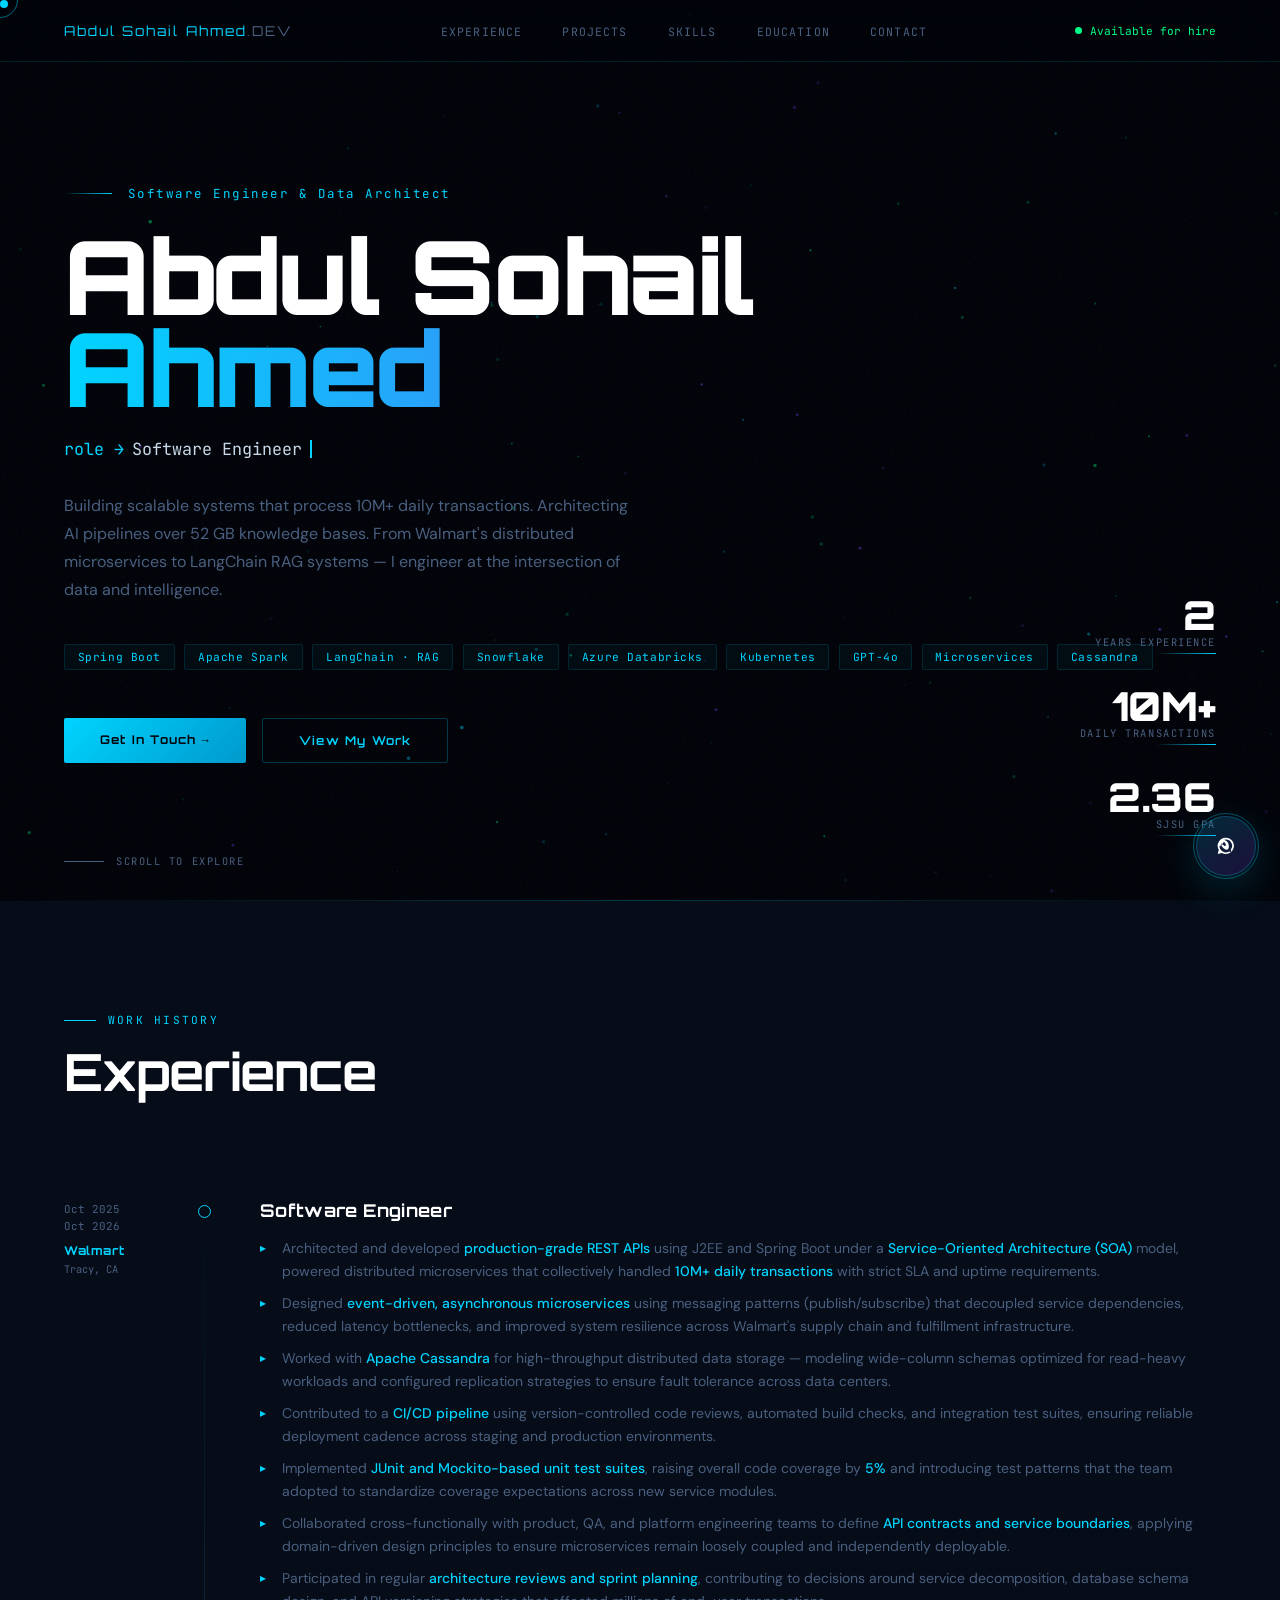
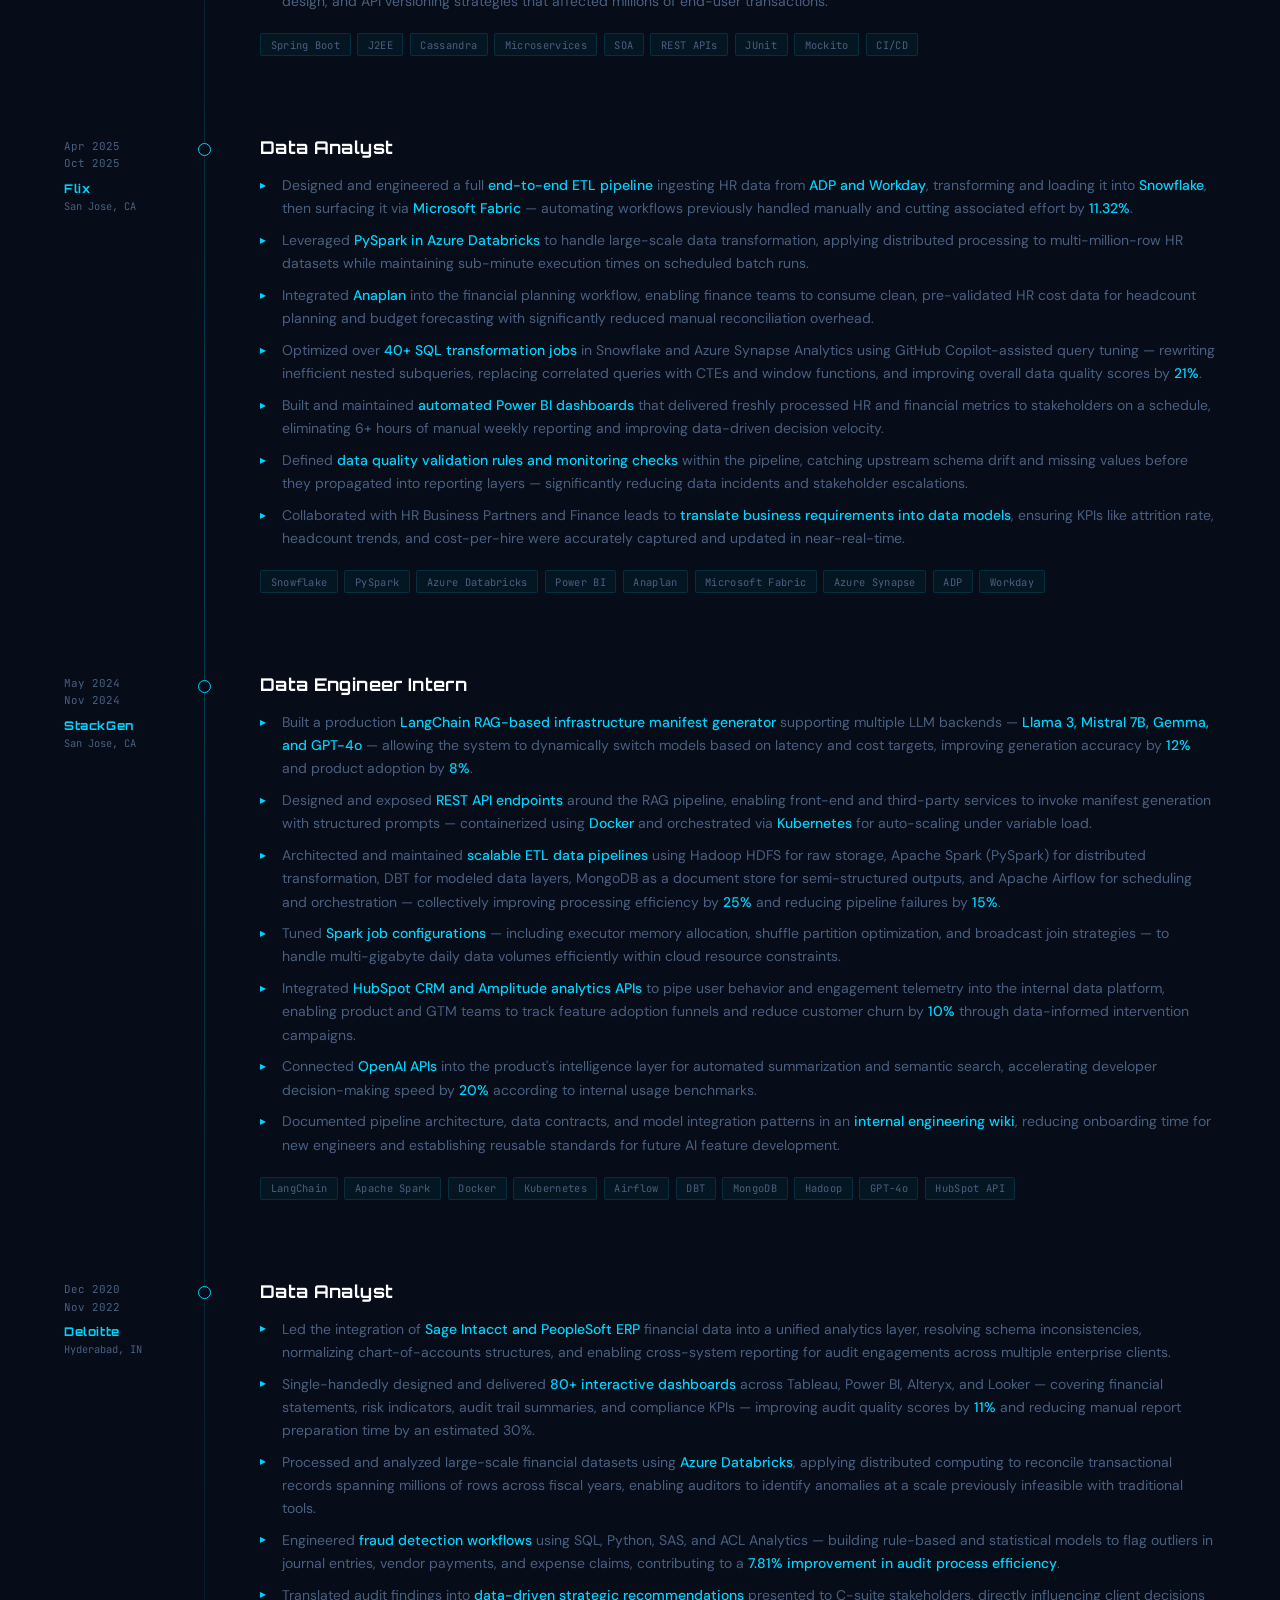
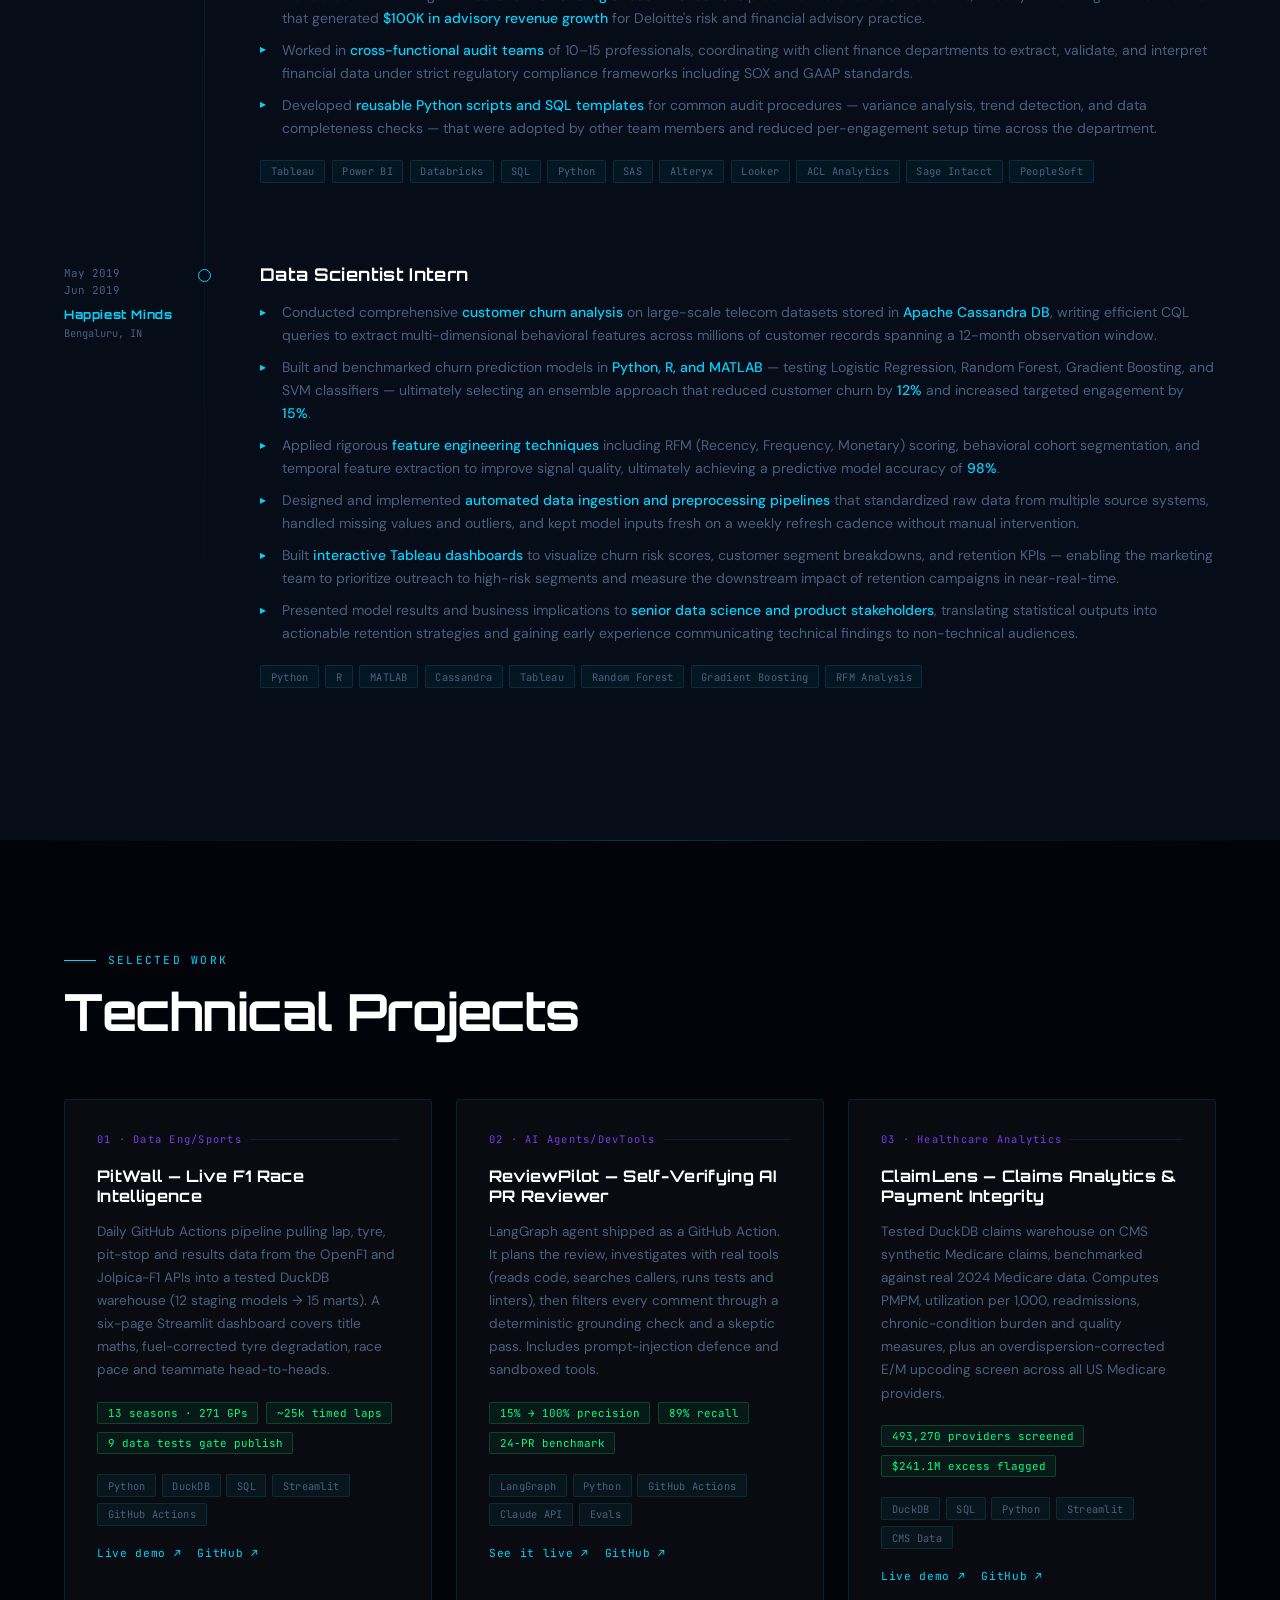
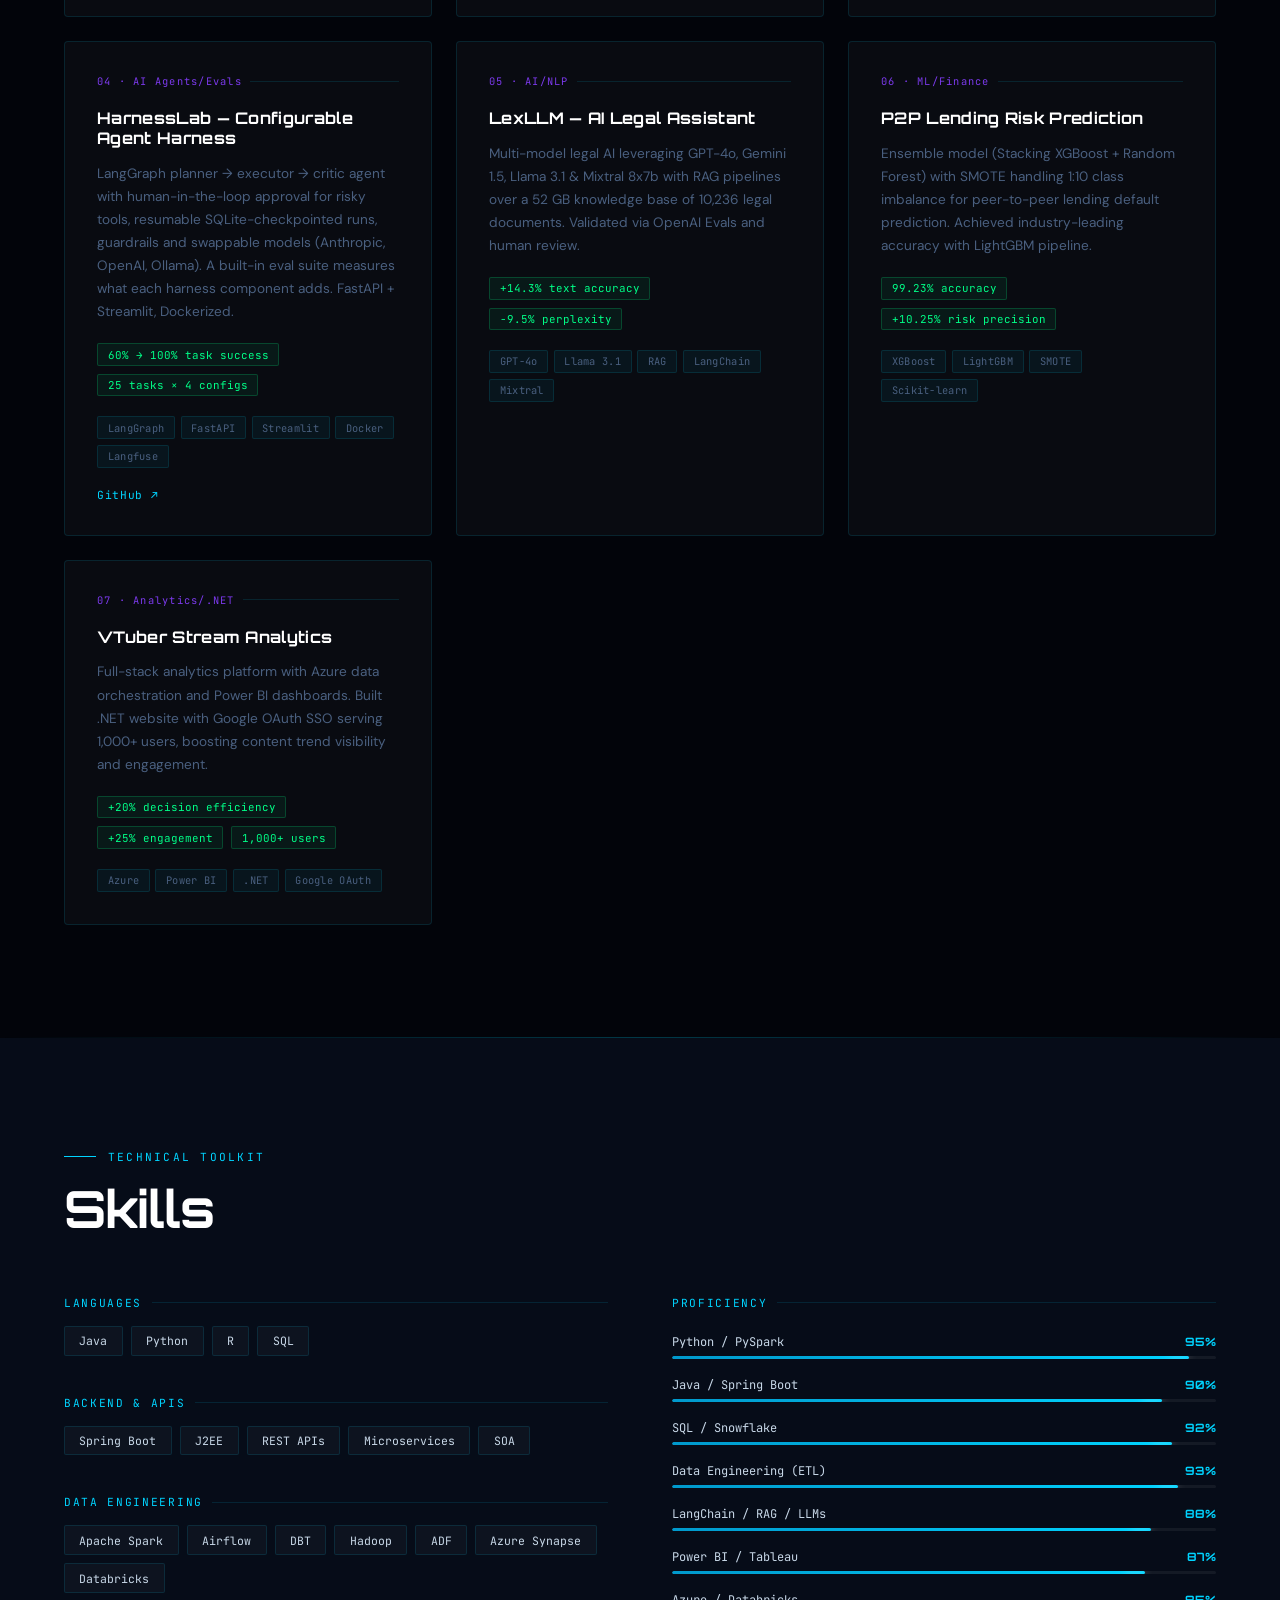
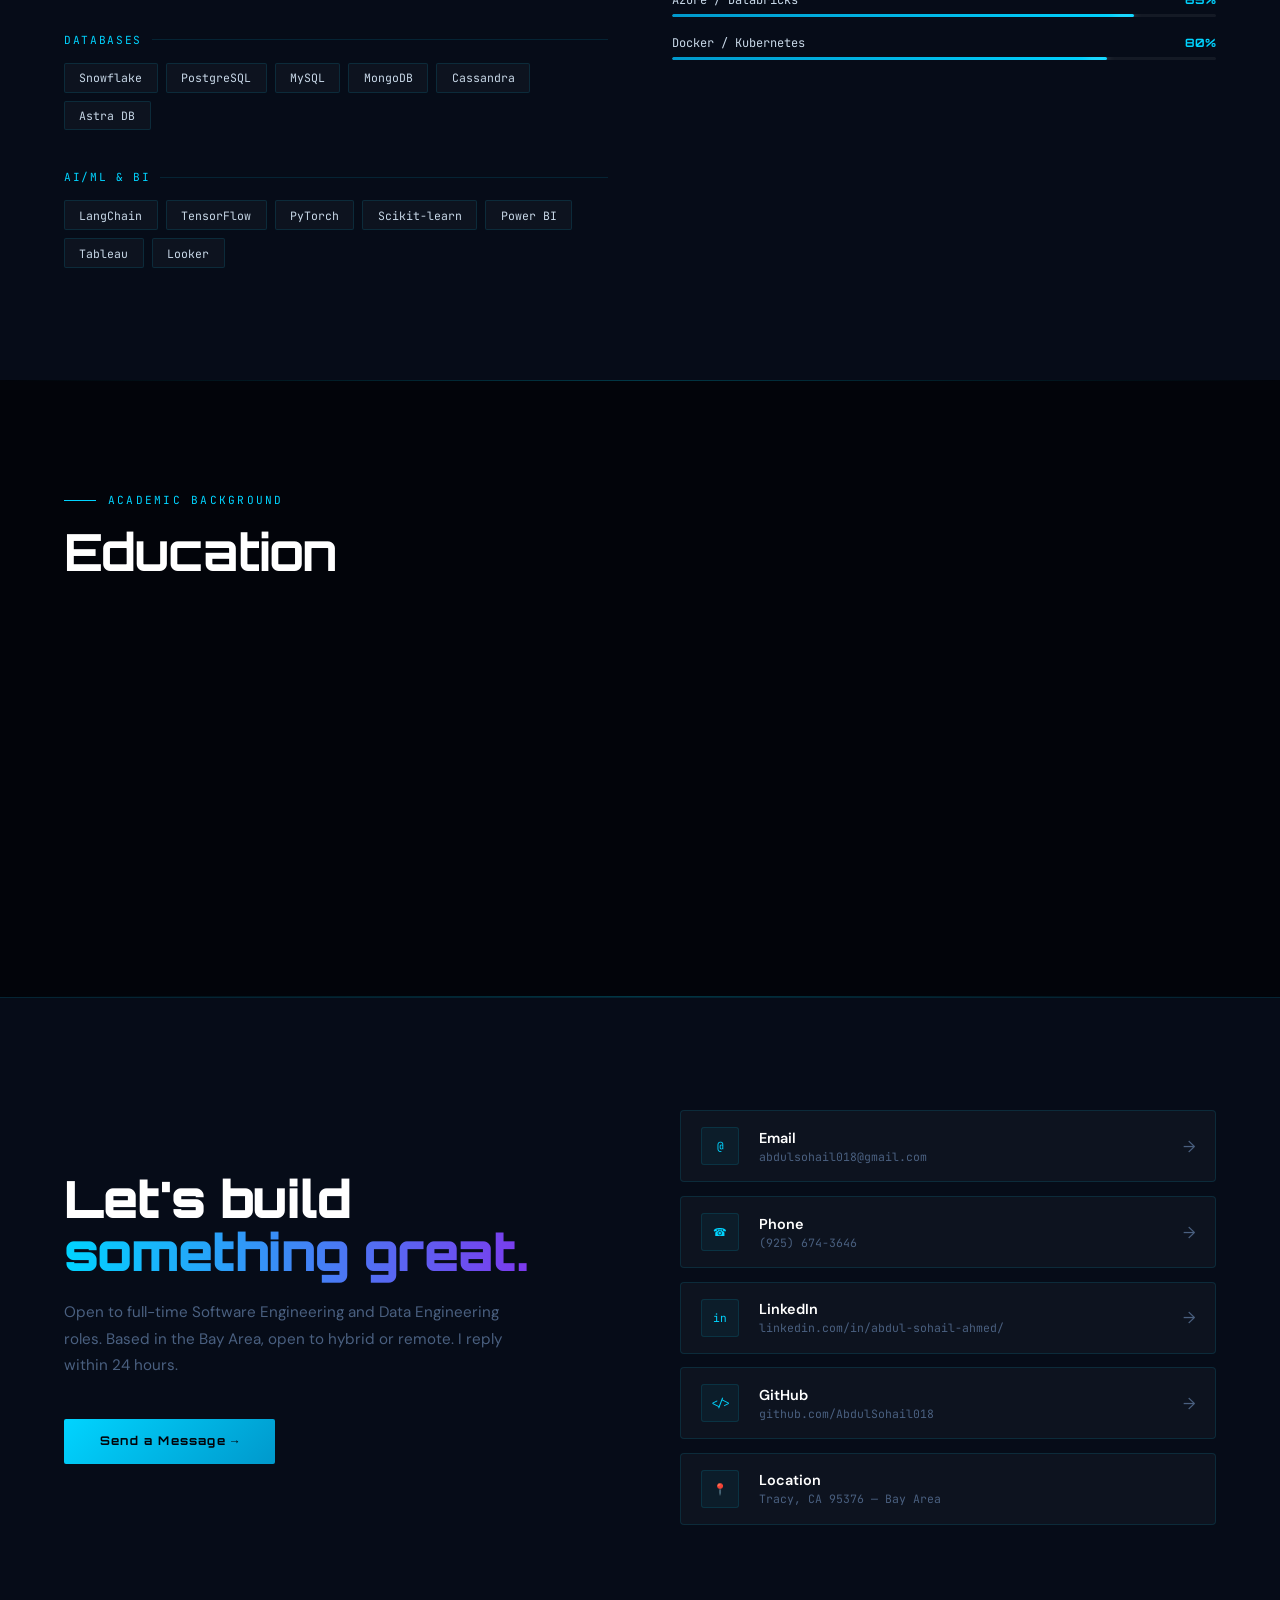
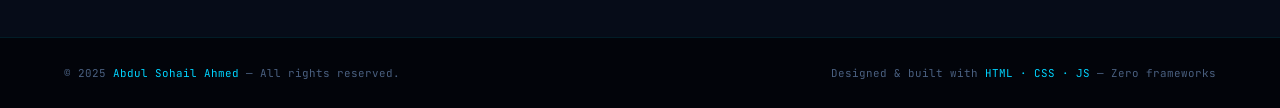
<file: index.html>
<!DOCTYPE html>
<html lang="en">
<head>
<meta charset="UTF-8">
<meta name="viewport" content="width=device-width, initial-scale=1.0">
<title>Abdul Sohail Ahmed — Engineer & Data Architect</title>
<link href="https://fonts.googleapis.com/css2?family=Orbitron:wght@400;600;700;900&family=DM+Sans:wght@300;400;500;600&family=JetBrains+Mono:wght@300;400;500&display=swap" rel="stylesheet">
<link rel="stylesheet" href="css/portfolio-assistant.css?v=3">
<style>
*, *::before, *::after { margin: 0; padding: 0; box-sizing: border-box; }
html { scroll-behavior: smooth; }

:root {
  --bg: #02040a;
  --bg2: #060c18;
  --surface: rgba(255,255,255,0.03);
  --surface2: rgba(255,255,255,0.06);
  --border: rgba(0,212,255,0.12);
  --border2: rgba(0,212,255,0.25);
  --cyan: #00d4ff;
  --cyan2: #0099cc;
  --violet: #7c3aed;
  --green: #00ff88;
  --amber: #f59e0b;
  --text: #c8d8e8;
  --muted: #4a6080;
  --bright: #ffffff;
  --font-display: 'Orbitron', monospace;
  --font-body: 'DM Sans', sans-serif;
  --font-mono: 'JetBrains Mono', monospace;
}

body {
  background: var(--bg);
  color: var(--text);
  font-family: var(--font-body);
  cursor: none;
  overflow-x: hidden;
}

/* ═══════════════════════════════
   CUSTOM CURSOR
═══════════════════════════════ */
#cursor-dot {
  position: fixed;
  width: 8px; height: 8px;
  background: var(--cyan);
  border-radius: 50%;
  pointer-events: none;
  z-index: 9999;
  transition: transform 0.1s;
  mix-blend-mode: screen;
}
#cursor-ring {
  position: fixed;
  width: 36px; height: 36px;
  border: 1px solid rgba(0,212,255,0.5);
  border-radius: 50%;
  pointer-events: none;
  z-index: 9998;
  transition: transform 0.15s, width 0.2s, height 0.2s, border-color 0.2s;
}
body.hovered #cursor-ring {
  width: 56px; height: 56px;
  border-color: var(--cyan);
}

/* ═══════════════════════════════
   CANVAS BACKGROUND
═══════════════════════════════ */
#particle-canvas {
  position: fixed;
  inset: 0;
  z-index: 0;
  pointer-events: none;
}

/* ═══════════════════════════════
   NOISE OVERLAY
═══════════════════════════════ */
body::after {
  content: '';
  position: fixed;
  inset: 0;
  background-image: url("data:image/svg+xml,%3Csvg viewBox='0 0 256 256' xmlns='http://www.w3.org/2000/svg'%3E%3Cfilter id='noise'%3E%3CfeTurbulence type='fractalNoise' baseFrequency='0.9' numOctaves='4' stitchTiles='stitch'/%3E%3C/filter%3E%3Crect width='100%25' height='100%25' filter='url(%23noise)' opacity='0.03'/%3E%3C/svg%3E");
  pointer-events: none;
  z-index: 1;
  opacity: 0.4;
}

/* ═══════════════════════════════
   NAV
═══════════════════════════════ */
nav {
  position: fixed;
  top: 0; left: 0; right: 0;
  z-index: 500;
  display: flex;
  align-items: center;
  justify-content: space-between;
  padding: 1.25rem 4rem;
  background: rgba(2,4,10,0.8);
  backdrop-filter: blur(24px);
  border-bottom: 1px solid var(--border);
}
.nav-logo {
  font-family: var(--font-display);
  font-size: 0.85rem;
  color: var(--cyan);
  letter-spacing: 0.15em;
  text-decoration: none;
}
.nav-logo span { color: var(--muted); }
.nav-links { display: flex; gap: 2.5rem; list-style: none; }
.nav-links a {
  font-family: var(--font-mono);
  font-size: 0.72rem;
  color: var(--muted);
  text-decoration: none;
  letter-spacing: 0.1em;
  text-transform: uppercase;
  transition: color 0.25s;
  position: relative;
}
.nav-links a::after {
  content: '';
  position: absolute;
  bottom: -4px; left: 0;
  width: 0; height: 1px;
  background: var(--cyan);
  transition: width 0.3s;
}
.nav-links a:hover { color: var(--cyan); }
.nav-links a:hover::after { width: 100%; }
.nav-status {
  display: flex;
  align-items: center;
  gap: 0.5rem;
  font-family: var(--font-mono);
  font-size: 0.7rem;
  color: var(--green);
}
.status-dot {
  width: 7px; height: 7px;
  background: var(--green);
  border-radius: 50%;
  animation: pulse-dot 2s infinite;
}
@keyframes pulse-dot {
  0%, 100% { box-shadow: 0 0 0 0 rgba(0,255,136,0.4); }
  50% { box-shadow: 0 0 0 6px rgba(0,255,136,0); }
}

/* ═══════════════════════════════
   HERO
═══════════════════════════════ */
.hero {
  position: relative;
  z-index: 2;
  min-height: 100vh;
  display: flex;
  flex-direction: column;
  justify-content: center;
  padding: 7rem 4rem 4rem;
  max-width: 1300px;
  margin: 0 auto;
}
.hero-pre {
  font-family: var(--font-mono);
  font-size: 0.78rem;
  color: var(--cyan);
  letter-spacing: 0.2em;
  margin-bottom: 1.75rem;
  opacity: 0;
  animation: slideIn 0.8s 0.2s forwards;
  display: flex;
  align-items: center;
  gap: 1rem;
}
.hero-pre::before {
  content: '';
  width: 3rem; height: 1px;
  background: linear-gradient(90deg, transparent, var(--cyan));
}
.hero-name {
  font-family: var(--font-display);
  font-size: clamp(3.5rem, 8vw, 7.5rem);
  font-weight: 900;
  line-height: 0.9;
  letter-spacing: -0.02em;
  color: var(--bright);
  opacity: 0;
  animation: slideIn 0.8s 0.35s forwards;
}
.hero-name .line2 {
  display: block;
  background: linear-gradient(90deg, var(--cyan), var(--violet));
  -webkit-background-clip: text;
  -webkit-text-fill-color: transparent;
  background-clip: text;
}
.hero-title-row {
  margin-top: 1.5rem;
  margin-bottom: 2rem;
  opacity: 0;
  animation: slideIn 0.8s 0.5s forwards;
}
.typed-wrapper {
  font-family: var(--font-mono);
  font-size: 1.05rem;
  color: var(--muted);
  display: flex;
  align-items: center;
  gap: 0.5rem;
}
.typed-prefix { color: var(--cyan); }
#typed-text { color: var(--text); }
.typed-cursor {
  width: 2px; height: 1.1em;
  background: var(--cyan);
  display: inline-block;
  vertical-align: middle;
  animation: blink 0.9s step-end infinite;
}
@keyframes blink { 0%,100%{opacity:1} 50%{opacity:0} }
.hero-bio {
  font-size: 1rem;
  color: var(--muted);
  max-width: 580px;
  line-height: 1.75;
  margin-bottom: 2.5rem;
  opacity: 0;
  animation: slideIn 0.8s 0.65s forwards;
}
.hero-chips {
  display: flex;
  flex-wrap: wrap;
  gap: 0.6rem;
  margin-bottom: 3rem;
  opacity: 0;
  animation: slideIn 0.8s 0.8s forwards;
}
.hchip {
  font-family: var(--font-mono);
  font-size: 0.7rem;
  padding: 0.3rem 0.8rem;
  border: 1px solid var(--border);
  border-radius: 2px;
  color: var(--cyan);
  background: rgba(0,212,255,0.04);
  letter-spacing: 0.05em;
  transition: all 0.2s;
}
.hchip:hover {
  border-color: var(--cyan);
  background: rgba(0,212,255,0.1);
  box-shadow: 0 0 12px rgba(0,212,255,0.15);
}
.hero-actions {
  display: flex;
  gap: 1rem;
  flex-wrap: wrap;
  opacity: 0;
  animation: slideIn 0.8s 0.95s forwards;
}
.btn-glow {
  display: inline-flex;
  align-items: center;
  gap: 0.6rem;
  background: linear-gradient(135deg, var(--cyan), var(--cyan2));
  color: #02040a;
  font-family: var(--font-display);
  font-weight: 700;
  font-size: 0.75rem;
  padding: 0.9rem 2.25rem;
  text-decoration: none;
  border-radius: 2px;
  letter-spacing: 0.1em;
  transition: all 0.3s;
  position: relative;
  overflow: hidden;
}
.btn-glow::before {
  content: '';
  position: absolute;
  inset: 0;
  background: linear-gradient(135deg, rgba(255,255,255,0.2), transparent);
  opacity: 0;
  transition: opacity 0.3s;
}
.btn-glow:hover { transform: translateY(-3px); box-shadow: 0 12px 40px rgba(0,212,255,0.35); }
.btn-glow:hover::before { opacity: 1; }
.btn-outline {
  display: inline-flex;
  align-items: center;
  gap: 0.6rem;
  border: 1px solid var(--border2);
  color: var(--cyan);
  font-family: var(--font-display);
  font-weight: 600;
  font-size: 0.75rem;
  padding: 0.9rem 2.25rem;
  text-decoration: none;
  border-radius: 2px;
  letter-spacing: 0.1em;
  transition: all 0.3s;
}
.btn-outline:hover {
  background: rgba(0,212,255,0.07);
  box-shadow: 0 0 20px rgba(0,212,255,0.15);
  transform: translateY(-3px);
}

/* HERO STATS */
.hero-stats {
  position: absolute;
  right: 4rem;
  bottom: 4rem;
  display: flex;
  flex-direction: column;
  gap: 2rem;
  align-items: flex-end;
  opacity: 0;
  animation: slideIn 0.8s 1.1s forwards;
}
.hstat-num {
  font-family: var(--font-display);
  font-size: 2.5rem;
  font-weight: 900;
  color: var(--bright);
  line-height: 1;
  display: block;
  text-align: right;
}
.hstat-label {
  font-family: var(--font-mono);
  font-size: 0.65rem;
  color: var(--muted);
  text-transform: uppercase;
  letter-spacing: 0.15em;
  text-align: right;
}
.hstat-bar {
  height: 1px;
  background: linear-gradient(90deg, transparent, var(--cyan));
  width: 60px;
  margin-top: 4px;
  margin-left: auto;
}

/* SCROLL HINT */
.scroll-hint {
  position: absolute;
  bottom: 2rem;
  left: 4rem;
  display: flex;
  align-items: center;
  gap: 0.75rem;
  font-family: var(--font-mono);
  font-size: 0.65rem;
  color: var(--muted);
  letter-spacing: 0.15em;
  animation: fadeInUp 1s 1.5s both;
}
.scroll-line {
  width: 40px; height: 1px;
  background: var(--muted);
  position: relative;
  overflow: hidden;
}
.scroll-line::after {
  content: '';
  position: absolute;
  left: -100%;
  top: 0;
  width: 100%; height: 100%;
  background: var(--cyan);
  animation: scanLine 2s infinite;
}
@keyframes scanLine {
  0% { left: -100%; }
  100% { left: 100%; }
}

/* ═══════════════════════════════
   SECTION SHARED
═══════════════════════════════ */
.section-wrap {
  position: relative;
  z-index: 2;
  padding: 7rem 4rem;
  max-width: 1300px;
  margin: 0 auto;
}
.section-tag {
  font-family: var(--font-mono);
  font-size: 0.7rem;
  color: var(--cyan);
  letter-spacing: 0.2em;
  text-transform: uppercase;
  margin-bottom: 0.75rem;
  display: flex;
  align-items: center;
  gap: 0.75rem;
}
.section-tag::before {
  content: '';
  width: 2rem; height: 1px;
  background: var(--cyan);
  flex-shrink: 0;
}
.section-title {
  font-family: var(--font-display);
  font-size: clamp(2rem, 4vw, 3.5rem);
  font-weight: 700;
  color: var(--bright);
  letter-spacing: -0.02em;
  margin-bottom: 3.5rem;
}

/* DIVIDER */
.divider {
  position: relative;
  z-index: 2;
  height: 1px;
  background: linear-gradient(90deg, transparent, var(--border), var(--border2), var(--border), transparent);
}

/* ═══════════════════════════════
   EXPERIENCE
═══════════════════════════════ */
#experience { background: var(--bg2); }
#experience .section-wrap { max-width: 1300px; }

.timeline { position: relative; }
.timeline::before {
  content: '';
  position: absolute;
  left: 140px;
  top: 0; bottom: 0;
  width: 1px;
  background: linear-gradient(180deg, transparent, var(--border2), var(--border), transparent);
}

.exp-item {
  display: grid;
  grid-template-columns: 140px 1fr;
  gap: 0 3.5rem;
  padding: 2.5rem 0;
  position: relative;
  opacity: 0;
  transform: translateY(30px);
  transition: opacity 0.6s, transform 0.6s;
}
.exp-item.visible { opacity: 1; transform: translateY(0); }
.exp-item::after {
  content: '';
  position: absolute;
  left: 134px;
  top: 2.9rem;
  width: 13px; height: 13px;
  border: 1px solid var(--cyan);
  background: var(--bg2);
  border-radius: 50%;
  transition: background 0.3s, box-shadow 0.3s;
}
.exp-item:hover::after {
  background: var(--cyan);
  box-shadow: 0 0 16px var(--cyan);
}

.exp-left { padding-top: 0.1rem; }
.exp-period {
  font-family: var(--font-mono);
  font-size: 0.68rem;
  color: var(--muted);
  line-height: 1.6;
  white-space: nowrap;
}
.exp-company {
  font-family: var(--font-display);
  font-size: 0.75rem;
  font-weight: 700;
  color: var(--cyan);
  margin-top: 0.5rem;
  letter-spacing: 0.05em;
}
.exp-location {
  font-family: var(--font-mono);
  font-size: 0.65rem;
  color: var(--muted);
  margin-top: 0.2rem;
}

.exp-right {}
.exp-role {
  font-family: var(--font-display);
  font-size: 1.1rem;
  font-weight: 700;
  color: var(--bright);
  margin-bottom: 1rem;
  letter-spacing: 0.02em;
}
.exp-bullets {
  list-style: none;
  display: flex;
  flex-direction: column;
  gap: 0.55rem;
  margin-bottom: 1.25rem;
}
.exp-bullets li {
  font-size: 0.875rem;
  color: var(--muted);
  line-height: 1.65;
  padding-left: 1.4rem;
  position: relative;
}
.exp-bullets li::before {
  content: '▸';
  position: absolute;
  left: 0;
  color: var(--cyan);
  font-size: 0.75rem;
  top: 0.1rem;
}
.exp-bullets li em {
  color: var(--cyan);
  font-style: normal;
  font-weight: 500;
}
.exp-tags {
  display: flex;
  flex-wrap: wrap;
  gap: 0.4rem;
}
.etag {
  font-family: var(--font-mono);
  font-size: 0.65rem;
  padding: 0.22rem 0.6rem;
  background: rgba(0,212,255,0.05);
  border: 1px solid var(--border);
  border-radius: 2px;
  color: var(--muted);
  letter-spacing: 0.03em;
  transition: all 0.2s;
}
.etag:hover {
  border-color: var(--cyan);
  color: var(--cyan);
}

/* ═══════════════════════════════
   PROJECTS
═══════════════════════════════ */
#projects .section-wrap { max-width: 1300px; }

.projects-grid {
  display: grid;
  grid-template-columns: repeat(3, 1fr);
  gap: 1.5rem;
}

.proj-card {
  background: var(--surface);
  border: 1px solid var(--border);
  border-radius: 4px;
  padding: 2rem;
  position: relative;
  overflow: hidden;
  transition: all 0.35s;
  opacity: 0;
  transform: translateY(30px);
}
.proj-card.visible { opacity: 1; transform: translateY(0); }
.proj-card:hover {
  border-color: rgba(0,212,255,0.3);
  transform: translateY(-6px);
  box-shadow: 0 24px 60px rgba(0,0,0,0.5), 0 0 40px rgba(0,212,255,0.05);
}
.proj-card::before {
  content: '';
  position: absolute;
  top: 0; left: 0; right: 0;
  height: 2px;
  background: linear-gradient(90deg, var(--cyan), var(--violet));
  transform: scaleX(0);
  transform-origin: left;
  transition: transform 0.4s cubic-bezier(0.4,0,0.2,1);
}
.proj-card:hover::before { transform: scaleX(1); }
.proj-card::after {
  content: '';
  position: absolute;
  inset: 0;
  background: radial-gradient(circle at var(--mx,50%) var(--my,50%), rgba(0,212,255,0.04) 0%, transparent 60%);
  opacity: 0;
  transition: opacity 0.3s;
  pointer-events: none;
}
.proj-card:hover::after { opacity: 1; }

.proj-num {
  font-family: var(--font-mono);
  font-size: 0.65rem;
  color: var(--violet);
  letter-spacing: 0.12em;
  margin-bottom: 1.25rem;
  display: flex;
  align-items: center;
  gap: 0.5rem;
}
.proj-num::after {
  content: '';
  flex: 1;
  height: 1px;
  background: var(--border);
}
.proj-title {
  font-family: var(--font-display);
  font-size: 1rem;
  font-weight: 700;
  color: var(--bright);
  margin-bottom: 0.85rem;
  letter-spacing: 0.02em;
}
.proj-desc {
  font-size: 0.85rem;
  color: var(--muted);
  line-height: 1.7;
  margin-bottom: 1.25rem;
}
.proj-metrics {
  display: flex;
  flex-wrap: wrap;
  gap: 0.5rem;
  margin-bottom: 1.25rem;
}
.proj-metric {
  font-family: var(--font-mono);
  font-size: 0.68rem;
  color: var(--green);
  background: rgba(0,255,136,0.06);
  border: 1px solid rgba(0,255,136,0.2);
  padding: 0.2rem 0.6rem;
  border-radius: 2px;
}
.proj-stack {
  display: flex;
  flex-wrap: wrap;
  gap: 0.35rem;
}
.proj-links {
  display: flex;
  flex-wrap: wrap;
  gap: 1rem;
  margin-top: 1.25rem;
  position: relative;
  z-index: 1;
}
.proj-links a {
  font-family: var(--font-mono);
  font-size: 0.7rem;
  letter-spacing: 0.06em;
  color: var(--cyan);
  text-decoration: none;
  border-bottom: 1px solid transparent;
  transition: border-color 0.2s;
}
.proj-links a:hover { border-bottom-color: var(--cyan); }

/* ═══════════════════════════════
   SKILLS
═══════════════════════════════ */
#skills { background: var(--bg2); }

.skills-layout {
  display: grid;
  grid-template-columns: 1fr 1fr;
  gap: 4rem;
  align-items: start;
}
.skill-categories { display: flex; flex-direction: column; gap: 2.5rem; }
.skill-cat-title {
  font-family: var(--font-mono);
  font-size: 0.7rem;
  color: var(--cyan);
  letter-spacing: 0.15em;
  text-transform: uppercase;
  margin-bottom: 1rem;
  display: flex;
  align-items: center;
  gap: 0.6rem;
}
.skill-cat-title::after {
  content: '';
  flex: 1;
  height: 1px;
  background: var(--border);
}
.skill-bubbles {
  display: flex;
  flex-wrap: wrap;
  gap: 0.5rem;
}
.sbubble {
  font-family: var(--font-mono);
  font-size: 0.72rem;
  padding: 0.4rem 0.9rem;
  background: var(--surface);
  border: 1px solid var(--border);
  border-radius: 2px;
  color: var(--text);
  cursor: default;
  transition: all 0.25s;
  position: relative;
  overflow: hidden;
}
.sbubble::before {
  content: '';
  position: absolute;
  inset: 0;
  background: linear-gradient(135deg, rgba(0,212,255,0.1), transparent);
  opacity: 0;
  transition: opacity 0.25s;
}
.sbubble:hover { border-color: var(--cyan); color: var(--cyan); }
.sbubble:hover::before { opacity: 1; }

/* Proficiency bars */
.skill-bars { display: flex; flex-direction: column; gap: 1.1rem; }
.skill-bar-row { display: flex; flex-direction: column; gap: 0.4rem; }
.skill-bar-head {
  display: flex;
  justify-content: space-between;
  align-items: center;
}
.skill-bar-name {
  font-family: var(--font-mono);
  font-size: 0.75rem;
  color: var(--text);
}
.skill-bar-pct {
  font-family: var(--font-display);
  font-size: 0.72rem;
  color: var(--cyan);
  font-weight: 700;
}
.skill-bar-track {
  height: 3px;
  background: var(--surface2);
  border-radius: 2px;
  overflow: hidden;
}
.skill-bar-fill {
  height: 100%;
  border-radius: 2px;
  width: 0;
  transition: width 1.2s cubic-bezier(0.4,0,0.2,1);
  background: linear-gradient(90deg, var(--cyan2), var(--cyan));
  position: relative;
}
.skill-bar-fill.animated { width: var(--target-width); }
.skill-bar-fill::after {
  content: '';
  position: absolute;
  right: 0; top: 0; bottom: 0;
  width: 20px;
  background: rgba(255,255,255,0.4);
  filter: blur(4px);
}

/* ═══════════════════════════════
   EDUCATION
═══════════════════════════════ */
#education .section-wrap { max-width: 1300px; }
.edu-grid {
  display: grid;
  grid-template-columns: repeat(2, 1fr);
  gap: 1.5rem;
}
.edu-card {
  background: var(--surface);
  border: 1px solid var(--border);
  border-radius: 4px;
  padding: 2.25rem;
  position: relative;
  overflow: hidden;
  opacity: 0;
  transform: translateY(25px);
  transition: all 0.5s, opacity 0.6s, transform 0.6s;
}
.edu-card.visible { opacity: 1; transform: translateY(0); }
.edu-card:hover { border-color: rgba(0,212,255,0.25); }
.edu-card::after {
  content: '';
  position: absolute;
  bottom: 0; right: 0;
  width: 180px; height: 180px;
  background: radial-gradient(circle, rgba(0,212,255,0.04) 0%, transparent 70%);
  border-radius: 50%;
}
.edu-badge {
  font-family: var(--font-mono);
  font-size: 0.65rem;
  color: var(--violet);
  letter-spacing: 0.1em;
  text-transform: uppercase;
  margin-bottom: 1rem;
  display: inline-flex;
  align-items: center;
  gap: 0.5rem;
  padding: 0.25rem 0.7rem;
  border: 1px solid rgba(124,58,237,0.3);
  background: rgba(124,58,237,0.07);
  border-radius: 2px;
}
.edu-degree {
  font-family: var(--font-display);
  font-size: 1.05rem;
  font-weight: 700;
  color: var(--bright);
  margin-bottom: 0.4rem;
  letter-spacing: 0.02em;
}
.edu-school {
  font-size: 0.9rem;
  color: var(--cyan);
  font-weight: 500;
  margin-bottom: 1rem;
}
.edu-meta {
  font-family: var(--font-mono);
  font-size: 0.68rem;
  color: var(--muted);
  display: flex;
  gap: 1.5rem;
  margin-bottom: 1.25rem;
}
.edu-gpa-block {
  display: flex;
  align-items: baseline;
  gap: 0.4rem;
}
.edu-gpa-num {
  font-family: var(--font-display);
  font-size: 2.25rem;
  font-weight: 900;
  color: var(--green);
  line-height: 1;
}
.edu-gpa-label {
  font-family: var(--font-mono);
  font-size: 0.68rem;
  color: var(--muted);
}

/* ═══════════════════════════════
   CONTACT
═══════════════════════════════ */
#contact {
  background: var(--bg2);
  border-top: 1px solid var(--border);
}
.contact-grid {
  display: grid;
  grid-template-columns: 1fr 1fr;
  gap: 5rem;
  align-items: center;
}
.contact-headline {
  font-family: var(--font-display);
  font-size: clamp(2rem, 4vw, 3.5rem);
  font-weight: 900;
  color: var(--bright);
  line-height: 1.05;
  letter-spacing: -0.02em;
  margin-bottom: 1.25rem;
}
.contact-headline span {
  background: linear-gradient(90deg, var(--cyan), var(--violet));
  -webkit-background-clip: text;
  -webkit-text-fill-color: transparent;
  background-clip: text;
}
.contact-sub {
  font-size: 0.95rem;
  color: var(--muted);
  line-height: 1.75;
  margin-bottom: 2.5rem;
  max-width: 440px;
}
.contact-links { display: flex; flex-direction: column; gap: 0.85rem; }
.clink {
  display: flex;
  align-items: center;
  gap: 1.25rem;
  text-decoration: none;
  color: var(--text);
  padding: 1rem 1.25rem;
  border: 1px solid var(--border);
  border-radius: 4px;
  background: var(--surface);
  transition: all 0.25s;
  position: relative;
  overflow: hidden;
}
.clink::before {
  content: '';
  position: absolute;
  left: 0; top: 0; bottom: 0;
  width: 2px;
  background: var(--cyan);
  transform: scaleY(0);
  transition: transform 0.25s;
}
.clink:hover { border-color: rgba(0,212,255,0.25); transform: translateX(4px); }
.clink:hover::before { transform: scaleY(1); }
.clink-icon {
  width: 38px; height: 38px;
  border: 1px solid var(--border);
  border-radius: 3px;
  display: flex;
  align-items: center;
  justify-content: center;
  font-family: var(--font-mono);
  font-size: 0.7rem;
  color: var(--cyan);
  flex-shrink: 0;
  background: rgba(0,212,255,0.05);
}
.clink-title {
  font-weight: 600;
  font-size: 0.9rem;
  color: var(--bright);
  margin-bottom: 2px;
}
.clink-value {
  font-family: var(--font-mono);
  font-size: 0.72rem;
  color: var(--muted);
}
.clink-arrow {
  margin-left: auto;
  color: var(--muted);
  font-size: 1rem;
  transition: all 0.25s;
}
.clink:hover .clink-arrow { color: var(--cyan); transform: translateX(4px); }

/* ═══════════════════════════════
   FOOTER
═══════════════════════════════ */
footer {
  position: relative;
  z-index: 2;
  border-top: 1px solid var(--border);
  padding: 1.75rem 4rem;
  display: flex;
  align-items: center;
  justify-content: space-between;
}
footer p {
  font-family: var(--font-mono);
  font-size: 0.68rem;
  color: var(--muted);
}
footer span { color: var(--cyan); }

/* ═══════════════════════════════
   ANIMATIONS
═══════════════════════════════ */
@keyframes slideIn {
  from { opacity: 0; transform: translateY(24px); }
  to { opacity: 1; transform: translateY(0); }
}
@keyframes fadeInUp {
  from { opacity: 0; transform: translateY(16px); }
  to { opacity: 1; transform: translateY(0); }
}

/* SCROLLBAR */
::-webkit-scrollbar { width: 5px; }
::-webkit-scrollbar-track { background: var(--bg); }
::-webkit-scrollbar-thumb { background: rgba(0,212,255,0.2); border-radius: 3px; }
::-webkit-scrollbar-thumb:hover { background: rgba(0,212,255,0.4); }

/* RESPONSIVE */
@media (max-width: 900px) {
  nav { padding: 1rem 1.5rem; }
  .nav-links { display: none; }
  .hero { padding: 6rem 1.5rem 4rem; }
  .hero-stats { position: static; flex-direction: row; margin-top: 2.5rem; }
  .section-wrap { padding: 5rem 1.5rem; }
  .timeline::before { display: none; }
  .exp-item { grid-template-columns: 1fr; gap: 0.5rem; }
  .exp-item::after { display: none; }
  .projects-grid { grid-template-columns: 1fr; }
  .skills-layout { grid-template-columns: 1fr; gap: 2.5rem; }
  .edu-grid { grid-template-columns: 1fr; }
  .contact-grid { grid-template-columns: 1fr; gap: 2.5rem; }
  footer { padding: 1.5rem; flex-direction: column; gap: 0.5rem; text-align: center; }
}
</style>
</head>
<body>

<!-- CURSOR -->
<div id="cursor-dot"></div>
<div id="cursor-ring"></div>

<!-- PARTICLE CANVAS -->
<canvas id="particle-canvas"></canvas>

<!-- NAV -->
<nav>
  <a href="#" class="nav-logo">Abdul Sohail Ahmed<span>.DEV</span></a>
  <ul class="nav-links">
    <li><a href="#experience">Experience</a></li>
    <li><a href="#projects">Projects</a></li>
    <li><a href="#skills">Skills</a></li>
    <li><a href="#education">Education</a></li>
    <li><a href="#contact">Contact</a></li>
  </ul>
  <div class="nav-status">
    <div class="status-dot"></div>
    Available for hire
  </div>
</nav>

<!-- HERO -->
<section class="hero">
  <div class="hero-pre">Software Engineer &amp; Data Architect</div>
  <h1 class="hero-name">
    Abdul Sohail
    <span class="line2">Ahmed</span>
  </h1>
  <div class="hero-title-row">
    <div class="typed-wrapper">
      <span class="typed-prefix">role →</span>
      <span id="typed-text"></span>
      <span class="typed-cursor"></span>
    </div>
  </div>
  <p class="hero-bio">
    Building scalable systems that process 10M+ daily transactions. Architecting AI pipelines over 52 GB knowledge bases. From Walmart's distributed microservices to LangChain RAG systems — I engineer at the intersection of data and intelligence.
  </p>
  <div class="hero-chips">
    <span class="hchip">Spring Boot</span>
    <span class="hchip">Apache Spark</span>
    <span class="hchip">LangChain · RAG</span>
    <span class="hchip">Snowflake</span>
    <span class="hchip">Azure Databricks</span>
    <span class="hchip">Kubernetes</span>
    <span class="hchip">GPT-4o</span>
    <span class="hchip">Microservices</span>
    <span class="hchip">Cassandra</span>
  </div>
  <div class="hero-actions">
    <a href="mailto:abdulsohail018@gmail.com" class="btn-glow">Get In Touch →</a>
    <a href="#experience" class="btn-outline">View My Work</a>
  </div>
  <div class="hero-stats">
    <div>
      <span class="hstat-num" data-count="4">0</span>
      <div class="hstat-label">Years Experience</div>
      <div class="hstat-bar"></div>
    </div>
    <div>
      <span class="hstat-num">10M+</span>
      <div class="hstat-label">Daily Transactions</div>
      <div class="hstat-bar"></div>
    </div>
    <div>
      <span class="hstat-num" data-count="3.88" data-decimal="2">0</span>
      <div class="hstat-label">SJSU GPA</div>
      <div class="hstat-bar"></div>
    </div>
  </div>
  <div class="scroll-hint">
    <div class="scroll-line"></div>
    SCROLL TO EXPLORE
  </div>
</section>

<div class="divider"></div>

<!-- EXPERIENCE -->
<section id="experience">
  <div class="section-wrap">
    <div class="section-tag">Work history</div>
    <h2 class="section-title">Experience</h2>
    <div class="timeline">

      <!-- WALMART -->
      <div class="exp-item">
        <div class="exp-left">
          <div class="exp-period">Oct 2025<br>Oct 2026</div>
          <div class="exp-company">Walmart</div>
          <div class="exp-location">Tracy, CA</div>
        </div>
        <div class="exp-right">
          <div class="exp-role">Software Engineer</div>
          <ul class="exp-bullets">
            <li>Architected and developed <em>production-grade REST APIs</em> using J2EE and Spring Boot under a <em>Service-Oriented Architecture (SOA)</em> model, powered distributed microservices that collectively handled <em>10M+ daily transactions</em> with strict SLA and uptime requirements.</li>
            <li>Designed <em>event-driven, asynchronous microservices</em> using messaging patterns (publish/subscribe) that decoupled service dependencies, reduced latency bottlenecks, and improved system resilience across Walmart's supply chain and fulfillment infrastructure.</li>
            <li>Worked with <em>Apache Cassandra</em> for high-throughput distributed data storage — modeling wide-column schemas optimized for read-heavy workloads and configured replication strategies to ensure fault tolerance across data centers.</li>
            <li>Contributed to a <em>CI/CD pipeline</em> using version-controlled code reviews, automated build checks, and integration test suites, ensuring reliable deployment cadence across staging and production environments.</li>
            <li>Implemented <em>JUnit and Mockito-based unit test suites</em>, raising overall code coverage by <em>5%</em> and introducing test patterns that the team adopted to standardize coverage expectations across new service modules.</li>
            <li>Collaborated cross-functionally with product, QA, and platform engineering teams to define <em>API contracts and service boundaries</em>, applying domain-driven design principles to ensure microservices remain loosely coupled and independently deployable.</li>
            <li>Participated in regular <em>architecture reviews and sprint planning</em>, contributing to decisions around service decomposition, database schema design, and API versioning strategies that affected millions of end-user transactions.</li>
          </ul>
          <div class="exp-tags">
            <span class="etag">Spring Boot</span><span class="etag">J2EE</span><span class="etag">Cassandra</span><span class="etag">Microservices</span><span class="etag">SOA</span><span class="etag">REST APIs</span><span class="etag">JUnit</span><span class="etag">Mockito</span><span class="etag">CI/CD</span>
          </div>
        </div>
      </div>

      <!-- FLIX -->
      <div class="exp-item">
        <div class="exp-left">
          <div class="exp-period">Apr 2025<br>Oct 2025</div>
          <div class="exp-company">Flix</div>
          <div class="exp-location">San Jose, CA</div>
        </div>
        <div class="exp-right">
          <div class="exp-role">Data Analyst</div>
          <ul class="exp-bullets">
            <li>Designed and engineered a full <em>end-to-end ETL pipeline</em> ingesting HR data from <em>ADP and Workday</em>, transforming and loading it into <em>Snowflake</em>, then surfacing it via <em>Microsoft Fabric</em> — automating workflows previously handled manually and cutting associated effort by <em>11.32%</em>.</li>
            <li>Leveraged <em>PySpark in Azure Databricks</em> to handle large-scale data transformation, applying distributed processing to multi-million-row HR datasets while maintaining sub-minute execution times on scheduled batch runs.</li>
            <li>Integrated <em>Anaplan</em> into the financial planning workflow, enabling finance teams to consume clean, pre-validated HR cost data for headcount planning and budget forecasting with significantly reduced manual reconciliation overhead.</li>
            <li>Optimized over <em>40+ SQL transformation jobs</em> in Snowflake and Azure Synapse Analytics using GitHub Copilot-assisted query tuning — rewriting inefficient nested subqueries, replacing correlated queries with CTEs and window functions, and improving overall data quality scores by <em>21%</em>.</li>
            <li>Built and maintained <em>automated Power BI dashboards</em> that delivered freshly processed HR and financial metrics to stakeholders on a schedule, eliminating 6+ hours of manual weekly reporting and improving data-driven decision velocity.</li>
            <li>Defined <em>data quality validation rules and monitoring checks</em> within the pipeline, catching upstream schema drift and missing values before they propagated into reporting layers — significantly reducing data incidents and stakeholder escalations.</li>
            <li>Collaborated with HR Business Partners and Finance leads to <em>translate business requirements into data models</em>, ensuring KPIs like attrition rate, headcount trends, and cost-per-hire were accurately captured and updated in near-real-time.</li>
          </ul>
          <div class="exp-tags">
            <span class="etag">Snowflake</span><span class="etag">PySpark</span><span class="etag">Azure Databricks</span><span class="etag">Power BI</span><span class="etag">Anaplan</span><span class="etag">Microsoft Fabric</span><span class="etag">Azure Synapse</span><span class="etag">ADP</span><span class="etag">Workday</span>
          </div>
        </div>
      </div>

      <!-- STACKGEN -->
      <div class="exp-item">
        <div class="exp-left">
          <div class="exp-period">May 2024<br>Nov 2024</div>
          <div class="exp-company">StackGen</div>
          <div class="exp-location">San Jose, CA</div>
        </div>
        <div class="exp-right">
          <div class="exp-role">Data Engineer Intern</div>
          <ul class="exp-bullets">
            <li>Built a production <em>LangChain RAG-based infrastructure manifest generator</em> supporting multiple LLM backends — <em>Llama 3, Mistral 7B, Gemma, and GPT-4o</em> — allowing the system to dynamically switch models based on latency and cost targets, improving generation accuracy by <em>12%</em> and product adoption by <em>8%</em>.</li>
            <li>Designed and exposed <em>REST API endpoints</em> around the RAG pipeline, enabling front-end and third-party services to invoke manifest generation with structured prompts — containerized using <em>Docker</em> and orchestrated via <em>Kubernetes</em> for auto-scaling under variable load.</li>
            <li>Architected and maintained <em>scalable ETL data pipelines</em> using Hadoop HDFS for raw storage, Apache Spark (PySpark) for distributed transformation, DBT for modeled data layers, MongoDB as a document store for semi-structured outputs, and Apache Airflow for scheduling and orchestration — collectively improving processing efficiency by <em>25%</em> and reducing pipeline failures by <em>15%</em>.</li>
            <li>Tuned <em>Spark job configurations</em> — including executor memory allocation, shuffle partition optimization, and broadcast join strategies — to handle multi-gigabyte daily data volumes efficiently within cloud resource constraints.</li>
            <li>Integrated <em>HubSpot CRM and Amplitude analytics APIs</em> to pipe user behavior and engagement telemetry into the internal data platform, enabling product and GTM teams to track feature adoption funnels and reduce customer churn by <em>10%</em> through data-informed intervention campaigns.</li>
            <li>Connected <em>OpenAI APIs</em> into the product's intelligence layer for automated summarization and semantic search, accelerating developer decision-making speed by <em>20%</em> according to internal usage benchmarks.</li>
            <li>Documented pipeline architecture, data contracts, and model integration patterns in an <em>internal engineering wiki</em>, reducing onboarding time for new engineers and establishing reusable standards for future AI feature development.</li>
          </ul>
          <div class="exp-tags">
            <span class="etag">LangChain</span><span class="etag">Apache Spark</span><span class="etag">Docker</span><span class="etag">Kubernetes</span><span class="etag">Airflow</span><span class="etag">DBT</span><span class="etag">MongoDB</span><span class="etag">Hadoop</span><span class="etag">GPT-4o</span><span class="etag">HubSpot API</span>
          </div>
        </div>
      </div>

      <!-- DELOITTE -->
      <div class="exp-item">
        <div class="exp-left">
          <div class="exp-period">Dec 2020<br>Nov 2022</div>
          <div class="exp-company">Deloitte</div>
          <div class="exp-location">Hyderabad, IN</div>
        </div>
        <div class="exp-right">
          <div class="exp-role">Data Analyst</div>
          <ul class="exp-bullets">
            <li>Led the integration of <em>Sage Intacct and PeopleSoft ERP</em> financial data into a unified analytics layer, resolving schema inconsistencies, normalizing chart-of-accounts structures, and enabling cross-system reporting for audit engagements across multiple enterprise clients.</li>
            <li>Single-handedly designed and delivered <em>80+ interactive dashboards</em> across Tableau, Power BI, Alteryx, and Looker — covering financial statements, risk indicators, audit trail summaries, and compliance KPIs — improving audit quality scores by <em>11%</em> and reducing manual report preparation time by an estimated 30%.</li>
            <li>Processed and analyzed large-scale financial datasets using <em>Azure Databricks</em>, applying distributed computing to reconcile transactional records spanning millions of rows across fiscal years, enabling auditors to identify anomalies at a scale previously infeasible with traditional tools.</li>
            <li>Engineered <em>fraud detection workflows</em> using SQL, Python, SAS, and ACL Analytics — building rule-based and statistical models to flag outliers in journal entries, vendor payments, and expense claims, contributing to a <em>7.81% improvement in audit process efficiency</em>.</li>
            <li>Translated audit findings into <em>data-driven strategic recommendations</em> presented to C-suite stakeholders, directly influencing client decisions that generated <em>$100K in advisory revenue growth</em> for Deloitte's risk and financial advisory practice.</li>
            <li>Worked in <em>cross-functional audit teams</em> of 10–15 professionals, coordinating with client finance departments to extract, validate, and interpret financial data under strict regulatory compliance frameworks including SOX and GAAP standards.</li>
            <li>Developed <em>reusable Python scripts and SQL templates</em> for common audit procedures — variance analysis, trend detection, and data completeness checks — that were adopted by other team members and reduced per-engagement setup time across the department.</li>
          </ul>
          <div class="exp-tags">
            <span class="etag">Tableau</span><span class="etag">Power BI</span><span class="etag">Databricks</span><span class="etag">SQL</span><span class="etag">Python</span><span class="etag">SAS</span><span class="etag">Alteryx</span><span class="etag">Looker</span><span class="etag">ACL Analytics</span><span class="etag">Sage Intacct</span><span class="etag">PeopleSoft</span>
          </div>
        </div>
      </div>

      <!-- HAPPIEST MINDS -->
      <div class="exp-item">
        <div class="exp-left">
          <div class="exp-period">May 2019<br>Jun 2019</div>
          <div class="exp-company">Happiest Minds</div>
          <div class="exp-location">Bengaluru, IN</div>
        </div>
        <div class="exp-right">
          <div class="exp-role">Data Scientist Intern</div>
          <ul class="exp-bullets">
            <li>Conducted comprehensive <em>customer churn analysis</em> on large-scale telecom datasets stored in <em>Apache Cassandra DB</em>, writing efficient CQL queries to extract multi-dimensional behavioral features across millions of customer records spanning a 12-month observation window.</li>
            <li>Built and benchmarked churn prediction models in <em>Python, R, and MATLAB</em> — testing Logistic Regression, Random Forest, Gradient Boosting, and SVM classifiers — ultimately selecting an ensemble approach that reduced customer churn by <em>12%</em> and increased targeted engagement by <em>15%</em>.</li>
            <li>Applied rigorous <em>feature engineering techniques</em> including RFM (Recency, Frequency, Monetary) scoring, behavioral cohort segmentation, and temporal feature extraction to improve signal quality, ultimately achieving a predictive model accuracy of <em>98%</em>.</li>
            <li>Designed and implemented <em>automated data ingestion and preprocessing pipelines</em> that standardized raw data from multiple source systems, handled missing values and outliers, and kept model inputs fresh on a weekly refresh cadence without manual intervention.</li>
            <li>Built <em>interactive Tableau dashboards</em> to visualize churn risk scores, customer segment breakdowns, and retention KPIs — enabling the marketing team to prioritize outreach to high-risk segments and measure the downstream impact of retention campaigns in near-real-time.</li>
            <li>Presented model results and business implications to <em>senior data science and product stakeholders</em>, translating statistical outputs into actionable retention strategies and gaining early experience communicating technical findings to non-technical audiences.</li>
          </ul>
          <div class="exp-tags">
            <span class="etag">Python</span><span class="etag">R</span><span class="etag">MATLAB</span><span class="etag">Cassandra</span><span class="etag">Tableau</span><span class="etag">Random Forest</span><span class="etag">Gradient Boosting</span><span class="etag">RFM Analysis</span>
          </div>
        </div>
      </div>

    </div>
  </div>
</section>

<div class="divider"></div>

<!-- PROJECTS -->
<section id="projects">
  <div class="section-wrap">
    <div class="section-tag">Selected work</div>
    <h2 class="section-title">Technical Projects</h2>
    <div class="projects-grid">

      <div class="proj-card">
        <div class="proj-num">01 · Data Eng/Sports</div>
        <div class="proj-title">PitWall — Live F1 Race Intelligence</div>
        <p class="proj-desc">Daily GitHub Actions pipeline pulling lap, tyre, pit-stop and results data from the OpenF1 and Jolpica-F1 APIs into a tested DuckDB warehouse (12 staging models → 15 marts). A six-page Streamlit dashboard covers title maths, fuel-corrected tyre degradation, race pace and teammate head-to-heads.</p>
        <div class="proj-metrics">
          <span class="proj-metric">13 seasons · 271 GPs</span>
          <span class="proj-metric">~25k timed laps</span>
          <span class="proj-metric">9 data tests gate publish</span>
        </div>
        <div class="proj-stack">
          <span class="etag">Python</span><span class="etag">DuckDB</span><span class="etag">SQL</span><span class="etag">Streamlit</span><span class="etag">GitHub Actions</span>
        </div>
        <div class="proj-links">
          <a href="https://pitwall-live.streamlit.app" target="_blank" rel="noopener">Live demo ↗</a>
          <a href="https://github.com/AbdulSohail018/pitwall" target="_blank" rel="noopener">GitHub ↗</a>
        </div>
      </div>

      <div class="proj-card">
        <div class="proj-num">02 · AI Agents/DevTools</div>
        <div class="proj-title">ReviewPilot — Self-Verifying AI PR Reviewer</div>
        <p class="proj-desc">LangGraph agent shipped as a GitHub Action. It plans the review, investigates with real tools (reads code, searches callers, runs tests and linters), then filters every comment through a deterministic grounding check and a skeptic pass. Includes prompt-injection defence and sandboxed tools.</p>
        <div class="proj-metrics">
          <span class="proj-metric">15% → 100% precision</span>
          <span class="proj-metric">89% recall</span>
          <span class="proj-metric">24-PR benchmark</span>
        </div>
        <div class="proj-stack">
          <span class="etag">LangGraph</span><span class="etag">Python</span><span class="etag">GitHub Actions</span><span class="etag">Claude API</span><span class="etag">Evals</span>
        </div>
        <div class="proj-links">
          <a href="https://github.com/AbdulSohail018/reviewpilot/pull/1" target="_blank" rel="noopener">See it live ↗</a>
          <a href="https://github.com/AbdulSohail018/reviewpilot" target="_blank" rel="noopener">GitHub ↗</a>
        </div>
      </div>

      <div class="proj-card">
        <div class="proj-num">03 · Healthcare Analytics</div>
        <div class="proj-title">ClaimLens — Claims Analytics & Payment Integrity</div>
        <p class="proj-desc">Tested DuckDB claims warehouse on CMS synthetic Medicare claims, benchmarked against real 2024 Medicare data. Computes PMPM, utilization per 1,000, readmissions, chronic-condition burden and quality measures, plus an overdispersion-corrected E/M upcoding screen across all US Medicare providers.</p>
        <div class="proj-metrics">
          <span class="proj-metric">493,270 providers screened</span>
          <span class="proj-metric">$241.1M excess flagged</span>
        </div>
        <div class="proj-stack">
          <span class="etag">DuckDB</span><span class="etag">SQL</span><span class="etag">Python</span><span class="etag">Streamlit</span><span class="etag">CMS Data</span>
        </div>
        <div class="proj-links">
          <a href="https://claimlens-analytics.streamlit.app" target="_blank" rel="noopener">Live demo ↗</a>
          <a href="https://github.com/AbdulSohail018/claimlens" target="_blank" rel="noopener">GitHub ↗</a>
        </div>
      </div>

      <div class="proj-card">
        <div class="proj-num">04 · AI Agents/Evals</div>
        <div class="proj-title">HarnessLab — Configurable Agent Harness</div>
        <p class="proj-desc">LangGraph planner → executor → critic agent with human-in-the-loop approval for risky tools, resumable SQLite-checkpointed runs, guardrails and swappable models (Anthropic, OpenAI, Ollama). A built-in eval suite measures what each harness component adds. FastAPI + Streamlit, Dockerized.</p>
        <div class="proj-metrics">
          <span class="proj-metric">60% → 100% task success</span>
          <span class="proj-metric">25 tasks × 4 configs</span>
        </div>
        <div class="proj-stack">
          <span class="etag">LangGraph</span><span class="etag">FastAPI</span><span class="etag">Streamlit</span><span class="etag">Docker</span><span class="etag">Langfuse</span>
        </div>
        <div class="proj-links">
          <a href="https://github.com/AbdulSohail018/harnesslab" target="_blank" rel="noopener">GitHub ↗</a>
        </div>
      </div>

      <div class="proj-card">
        <div class="proj-num">05 · AI/NLP</div>
        <div class="proj-title">LexLLM — AI Legal Assistant</div>
        <p class="proj-desc">Multi-model legal AI leveraging GPT-4o, Gemini 1.5, Llama 3.1 & Mixtral 8x7b with RAG pipelines over a 52 GB knowledge base of 10,236 legal documents. Validated via OpenAI Evals and human review.</p>
        <div class="proj-metrics">
          <span class="proj-metric">+14.3% text accuracy</span>
          <span class="proj-metric">-9.5% perplexity</span>
        </div>
        <div class="proj-stack">
          <span class="etag">GPT-4o</span><span class="etag">Llama 3.1</span><span class="etag">RAG</span><span class="etag">LangChain</span><span class="etag">Mixtral</span>
        </div>
      </div>

      <div class="proj-card">
        <div class="proj-num">06 · ML/Finance</div>
        <div class="proj-title">P2P Lending Risk Prediction</div>
        <p class="proj-desc">Ensemble model (Stacking XGBoost + Random Forest) with SMOTE handling 1:10 class imbalance for peer-to-peer lending default prediction. Achieved industry-leading accuracy with LightGBM pipeline.</p>
        <div class="proj-metrics">
          <span class="proj-metric">99.23% accuracy</span>
          <span class="proj-metric">+10.25% risk precision</span>
        </div>
        <div class="proj-stack">
          <span class="etag">XGBoost</span><span class="etag">LightGBM</span><span class="etag">SMOTE</span><span class="etag">Scikit-learn</span>
        </div>
      </div>

      <div class="proj-card">
        <div class="proj-num">07 · Analytics/.NET</div>
        <div class="proj-title">VTuber Stream Analytics</div>
        <p class="proj-desc">Full-stack analytics platform with Azure data orchestration and Power BI dashboards. Built .NET website with Google OAuth SSO serving 1,000+ users, boosting content trend visibility and engagement.</p>
        <div class="proj-metrics">
          <span class="proj-metric">+20% decision efficiency</span>
          <span class="proj-metric">+25% engagement</span>
          <span class="proj-metric">1,000+ users</span>
        </div>
        <div class="proj-stack">
          <span class="etag">Azure</span><span class="etag">Power BI</span><span class="etag">.NET</span><span class="etag">Google OAuth</span>
        </div>
      </div>

    </div>
  </div>
</section>

<div class="divider"></div>

<!-- SKILLS -->
<section id="skills">
  <div class="section-wrap">
    <div class="section-tag">Technical toolkit</div>
    <h2 class="section-title">Skills</h2>
    <div class="skills-layout">
      <div class="skill-categories">
        <div>
          <div class="skill-cat-title">Languages</div>
          <div class="skill-bubbles">
            <span class="sbubble">Java</span><span class="sbubble">Python</span><span class="sbubble">R</span><span class="sbubble">SQL</span>
          </div>
        </div>
        <div>
          <div class="skill-cat-title">Backend & APIs</div>
          <div class="skill-bubbles">
            <span class="sbubble">Spring Boot</span><span class="sbubble">J2EE</span><span class="sbubble">REST APIs</span><span class="sbubble">Microservices</span><span class="sbubble">SOA</span>
          </div>
        </div>
        <div>
          <div class="skill-cat-title">Data Engineering</div>
          <div class="skill-bubbles">
            <span class="sbubble">Apache Spark</span><span class="sbubble">Airflow</span><span class="sbubble">DBT</span><span class="sbubble">Hadoop</span><span class="sbubble">ADF</span><span class="sbubble">Azure Synapse</span><span class="sbubble">Databricks</span>
          </div>
        </div>
        <div>
          <div class="skill-cat-title">Databases</div>
          <div class="skill-bubbles">
            <span class="sbubble">Snowflake</span><span class="sbubble">PostgreSQL</span><span class="sbubble">MySQL</span><span class="sbubble">MongoDB</span><span class="sbubble">Cassandra</span><span class="sbubble">Astra DB</span>
          </div>
        </div>
        <div>
          <div class="skill-cat-title">AI/ML & BI</div>
          <div class="skill-bubbles">
            <span class="sbubble">LangChain</span><span class="sbubble">TensorFlow</span><span class="sbubble">PyTorch</span><span class="sbubble">Scikit-learn</span><span class="sbubble">Power BI</span><span class="sbubble">Tableau</span><span class="sbubble">Looker</span>
          </div>
        </div>
      </div>

      <div>
        <div class="skill-cat-title" style="margin-bottom:1.5rem;">Proficiency</div>
        <div class="skill-bars" id="skill-bars-container">
          <div class="skill-bar-row">
            <div class="skill-bar-head"><span class="skill-bar-name">Python / PySpark</span><span class="skill-bar-pct">95%</span></div>
            <div class="skill-bar-track"><div class="skill-bar-fill" style="--target-width:95%"></div></div>
          </div>
          <div class="skill-bar-row">
            <div class="skill-bar-head"><span class="skill-bar-name">Java / Spring Boot</span><span class="skill-bar-pct">90%</span></div>
            <div class="skill-bar-track"><div class="skill-bar-fill" style="--target-width:90%"></div></div>
          </div>
          <div class="skill-bar-row">
            <div class="skill-bar-head"><span class="skill-bar-name">SQL / Snowflake</span><span class="skill-bar-pct">92%</span></div>
            <div class="skill-bar-track"><div class="skill-bar-fill" style="--target-width:92%"></div></div>
          </div>
          <div class="skill-bar-row">
            <div class="skill-bar-head"><span class="skill-bar-name">Data Engineering (ETL)</span><span class="skill-bar-pct">93%</span></div>
            <div class="skill-bar-track"><div class="skill-bar-fill" style="--target-width:93%"></div></div>
          </div>
          <div class="skill-bar-row">
            <div class="skill-bar-head"><span class="skill-bar-name">LangChain / RAG / LLMs</span><span class="skill-bar-pct">88%</span></div>
            <div class="skill-bar-track"><div class="skill-bar-fill" style="--target-width:88%"></div></div>
          </div>
          <div class="skill-bar-row">
            <div class="skill-bar-head"><span class="skill-bar-name">Power BI / Tableau</span><span class="skill-bar-pct">87%</span></div>
            <div class="skill-bar-track"><div class="skill-bar-fill" style="--target-width:87%"></div></div>
          </div>
          <div class="skill-bar-row">
            <div class="skill-bar-head"><span class="skill-bar-name">Azure / Databricks</span><span class="skill-bar-pct">85%</span></div>
            <div class="skill-bar-track"><div class="skill-bar-fill" style="--target-width:85%"></div></div>
          </div>
          <div class="skill-bar-row">
            <div class="skill-bar-head"><span class="skill-bar-name">Docker / Kubernetes</span><span class="skill-bar-pct">80%</span></div>
            <div class="skill-bar-track"><div class="skill-bar-fill" style="--target-width:80%"></div></div>
          </div>
        </div>
      </div>
    </div>
  </div>
</section>

<div class="divider"></div>

<!-- EDUCATION -->
<section id="education">
  <div class="section-wrap">
    <div class="section-tag">Academic background</div>
    <h2 class="section-title">Education</h2>
    <div class="edu-grid">
      <div class="edu-card">
        <div class="edu-badge">Master's Degree</div>
        <div class="edu-degree">M.S. in Data Analytics</div>
        <div class="edu-school">San Jose State University (SJSU)</div>
        <div class="edu-meta">
          <span>San Jose, CA</span>
          <span>Jan 2023 – Dec 2024</span>
        </div>
        <div class="edu-gpa-block">
          <span class="edu-gpa-num">3.88</span>
          <span class="edu-gpa-label">/ 4.0 GPA</span>
        </div>
      </div>
      <div class="edu-card">
        <div class="edu-badge">Bachelor's Degree</div>
        <div class="edu-degree">B.Tech in Computer Science & Engineering</div>
        <div class="edu-school">Vellore Institute of Technology (VIT)</div>
        <div class="edu-meta">
          <span>Vellore, India</span>
          <span>Jun 2017 – Jun 2021</span>
        </div>
        <div class="edu-gpa-block">
          <span class="edu-gpa-num">9.34</span>
          <span class="edu-gpa-label">/ 10.0 GPA</span>
        </div>
      </div>
    </div>
  </div>
</section>

<div class="divider"></div>

<!-- CONTACT -->
<section id="contact">
  <div class="section-wrap">
    <div class="contact-grid">
      <div>
        <h2 class="contact-headline">Let's build<br><span>something great.</span></h2>
        <p class="contact-sub">Open to full-time Software Engineering and Data Engineering roles. Based in the Bay Area, open to hybrid or remote. I reply within 24 hours.</p>
        <a href="mailto:abdulsohail018@gmail.com" class="btn-glow">Send a Message →</a>
      </div>
      <div class="contact-links">
        <a href="mailto:abdulsohail018@gmail.com" class="clink">
          <div class="clink-icon">@</div>
          <div><div class="clink-title">Email</div><div class="clink-value">abdulsohail018@gmail.com</div></div>
          <span class="clink-arrow">→</span>
        </a>
        <a href="tel:9256743646" class="clink">
          <div class="clink-icon">☎</div>
          <div><div class="clink-title">Phone</div><div class="clink-value">(925) 674-3646</div></div>
          <span class="clink-arrow">→</span>
        </a>
        <a href="https://linkedin.com/in/abdul-sohail-ahmed" target="_blank" class="clink">
          <div class="clink-icon">in</div>
          <div><div class="clink-title">LinkedIn</div><div class="clink-value">linkedin.com/in/abdul-sohail-ahmed/</div></div>
          <span class="clink-arrow">→</span>
        </a>
        <a href="https://github.com/AbdulSohail018" target="_blank" class="clink">
          <div class="clink-icon">&lt;/&gt;</div>
          <div><div class="clink-title">GitHub</div><div class="clink-value">github.com/AbdulSohail018</div></div>
          <span class="clink-arrow">→</span>
        </a>
        <div class="clink" style="cursor:default;">
          <div class="clink-icon">📍</div>
          <div><div class="clink-title">Location</div><div class="clink-value">Tracy, CA 95376 — Bay Area</div></div>
        </div>
      </div>
    </div>
  </div>
</section>

<footer>
  <p>© 2025 <span>Abdul Sohail Ahmed</span> — All rights reserved.</p>
  <p>Designed &amp; built with <span>HTML · CSS · JS</span> — Zero frameworks</p>
</footer>

<script>
/* ═══════════════════════════════
   CUSTOM CURSOR
═══════════════════════════════ */
const dot = document.getElementById('cursor-dot');
const ring = document.getElementById('cursor-ring');
let mx = 0, my = 0, rx = 0, ry = 0;

document.addEventListener('mousemove', e => {
  mx = e.clientX; my = e.clientY;
  dot.style.left = (mx - 4) + 'px';
  dot.style.top = (my - 4) + 'px';
});

function animRing() {
  rx += (mx - rx - 18) * 0.15;
  ry += (my - ry - 18) * 0.15;
  ring.style.left = rx + 'px';
  ring.style.top = ry + 'px';
  requestAnimationFrame(animRing);
}
animRing();

document.querySelectorAll('a, button, .proj-card, .clink, .sbubble, .etag, .hchip, #portfolio-assistant-launcher, #portfolio-assistant-send, .assistant-close, .assistant-suggestion').forEach(el => {
  el.addEventListener('mouseenter', () => document.body.classList.add('hovered'));
  el.addEventListener('mouseleave', () => document.body.classList.remove('hovered'));
});

/* ═══════════════════════════════
   PARTICLE CANVAS
═══════════════════════════════ */
const canvas = document.getElementById('particle-canvas');
const ctx = canvas.getContext('2d');
let W, H, particles = [], mouse = {x: -9999, y: -9999};

function resize() {
  W = canvas.width = window.innerWidth;
  H = canvas.height = window.innerHeight;
}
resize();
window.addEventListener('resize', resize);
document.addEventListener('mousemove', e => { mouse.x = e.clientX; mouse.y = e.clientY; });

class Particle {
  constructor() { this.reset(); }
  reset() {
    this.x = Math.random() * W;
    this.y = Math.random() * H;
    this.size = Math.random() * 1.5 + 0.3;
    this.speedX = (Math.random() - 0.5) * 0.3;
    this.speedY = (Math.random() - 0.5) * 0.3;
    this.alpha = Math.random() * 0.4 + 0.05;
    this.color = Math.random() > 0.7 ? '0,212,255' : (Math.random() > 0.5 ? '124,58,237' : '0,255,136');
  }
  update() {
    this.x += this.speedX;
    this.y += this.speedY;
    const dx = mouse.x - this.x, dy = mouse.y - this.y;
    const dist = Math.sqrt(dx*dx + dy*dy);
    if (dist < 120) {
      const force = (120 - dist) / 120 * 0.6;
      this.x -= dx * force * 0.03;
      this.y -= dy * force * 0.03;
    }
    if (this.x < 0 || this.x > W || this.y < 0 || this.y > H) this.reset();
  }
  draw() {
    ctx.beginPath();
    ctx.arc(this.x, this.y, this.size, 0, Math.PI*2);
    ctx.fillStyle = `rgba(${this.color},${this.alpha})`;
    ctx.fill();
  }
}

for (let i = 0; i < 120; i++) particles.push(new Particle());

// Connection lines
function drawConnections() {
  for (let i = 0; i < particles.length; i++) {
    for (let j = i+1; j < particles.length; j++) {
      const dx = particles[i].x - particles[j].x;
      const dy = particles[i].y - particles[j].y;
      const dist = Math.sqrt(dx*dx + dy*dy);
      if (dist < 100) {
        ctx.beginPath();
        ctx.moveTo(particles[i].x, particles[i].y);
        ctx.lineTo(particles[j].x, particles[j].y);
        ctx.strokeStyle = `rgba(0,212,255,${0.06 * (1 - dist/100)})`;
        ctx.lineWidth = 0.5;
        ctx.stroke();
      }
    }
  }
}

function animCanvas() {
  ctx.clearRect(0, 0, W, H);
  particles.forEach(p => { p.update(); p.draw(); });
  drawConnections();
  requestAnimationFrame(animCanvas);
}
animCanvas();

/* ═══════════════════════════════
   PROJECT CARD MOUSE GLOW
═══════════════════════════════ */
document.querySelectorAll('.proj-card').forEach(card => {
  card.addEventListener('mousemove', e => {
    const r = card.getBoundingClientRect();
    const x = ((e.clientX - r.left) / r.width * 100).toFixed(1);
    const y = ((e.clientY - r.top) / r.height * 100).toFixed(1);
    card.style.setProperty('--mx', x + '%');
    card.style.setProperty('--my', y + '%');
  });
});

/* ═══════════════════════════════
   TYPEWRITER
═══════════════════════════════ */
const roles = [
  'Software Engineer',
  'Data Engineer',
  'AI/ML Builder',
  'Full-Stack Architect',
  'Cloud Data Specialist'
];
let ri = 0, ci = 0, deleting = false;
const el = document.getElementById('typed-text');

function type() {
  const cur = roles[ri];
  if (!deleting) {
    el.textContent = cur.slice(0, ci+1);
    ci++;
    if (ci === cur.length) { deleting = true; setTimeout(type, 1800); return; }
    setTimeout(type, 70 + Math.random()*40);
  } else {
    el.textContent = cur.slice(0, ci-1);
    ci--;
    if (ci === 0) { deleting = false; ri = (ri+1) % roles.length; setTimeout(type, 300); return; }
    setTimeout(type, 35);
  }
}
type();

/* ═══════════════════════════════
   SCROLL ANIMATIONS
═══════════════════════════════ */
const observer = new IntersectionObserver((entries) => {
  entries.forEach((e, i) => {
    if (e.isIntersecting) {
      setTimeout(() => e.target.classList.add('visible'), e.target.dataset.delay || 0);
    }
  });
}, { threshold: 0.1 });

document.querySelectorAll('.exp-item, .proj-card, .edu-card').forEach((el, i) => {
  el.dataset.delay = i * 80;
  observer.observe(el);
});

/* Skill bars */
const barObserver = new IntersectionObserver((entries) => {
  entries.forEach(e => {
    if (e.isIntersecting) {
      e.target.querySelectorAll('.skill-bar-fill').forEach((bar, i) => {
        setTimeout(() => bar.classList.add('animated'), i * 100);
      });
      barObserver.unobserve(e.target);
    }
  });
}, { threshold: 0.3 });

const barsContainer = document.getElementById('skill-bars-container');
if (barsContainer) barObserver.observe(barsContainer);

/* Counter animation */
function animateCounter(el, target, decimals, duration) {
  let start = 0, step = target / (duration / 16);
  const tick = () => {
    start = Math.min(start + step, target);
    el.textContent = decimals ? start.toFixed(decimals) : Math.floor(start);
    if (start < target) requestAnimationFrame(tick);
  };
  tick();
}

const heroObserver = new IntersectionObserver(entries => {
  entries.forEach(e => {
    if (e.isIntersecting) {
      document.querySelectorAll('.hstat-num[data-count]').forEach(el => {
        const val = parseFloat(el.dataset.count);
        const dec = el.dataset.decimal ? parseInt(el.dataset.decimal) : 0;
        animateCounter(el, val, dec, 1500);
      });
      heroObserver.disconnect();
    }
  });
}, { threshold: 0.5 });

const heroStats = document.querySelector('.hero-stats');
if (heroStats) heroObserver.observe(heroStats);
</script>
<script src="js/portfolio-assistant.js?v=3"></script>
</body>
</html>
</file>
<file: css/portfolio-assistant.css>
#portfolio-assistant-root {
  position: fixed;
  right: 1.5rem;
  bottom: 1.5rem;
  z-index: 900;
  font-family: var(--font-body);
}

#portfolio-assistant-launcher {
  position: relative;
  width: 3.75rem;
  height: 3.75rem;
  border: 1px solid var(--border2);
  border-radius: 50%;
  background: linear-gradient(145deg, rgba(0, 212, 255, 0.18), rgba(124, 58, 237, 0.22));
  color: var(--bright);
  box-shadow: 0 12px 40px rgba(0, 212, 255, 0.18);
  cursor: pointer;
  display: grid;
  place-items: center;
  transition: transform 0.25s, box-shadow 0.25s, border-color 0.25s;
}

#portfolio-assistant-launcher:hover {
  transform: translateY(-2px);
  border-color: var(--cyan);
  box-shadow: 0 16px 48px rgba(0, 212, 255, 0.28);
}

#portfolio-assistant-launcher svg {
  width: 1.35rem;
  height: 1.35rem;
  fill: currentColor;
}

#portfolio-assistant-launcher::after {
  content: '';
  position: absolute;
  inset: -4px;
  border-radius: 50%;
  border: 1px solid rgba(0, 212, 255, 0.35);
  animation: assistant-pulse 2.4s ease-out infinite;
}

@keyframes assistant-pulse {
  0% { transform: scale(1); opacity: 0.8; }
  100% { transform: scale(1.35); opacity: 0; }
}

#portfolio-assistant-panel {
  position: absolute;
  right: 0;
  bottom: calc(100% + 0.9rem);
  width: min(26rem, calc(100vw - 2rem));
  height: min(36rem, calc(100vh - 6rem));
  display: flex;
  flex-direction: column;
  border: 1px solid var(--border2);
  border-radius: 1.25rem;
  background: rgba(6, 12, 24, 0.92);
  backdrop-filter: blur(24px);
  box-shadow: 0 24px 80px rgba(0, 0, 0, 0.45);
  overflow: hidden;
  opacity: 0;
  visibility: hidden;
  pointer-events: none;
  transform: translateY(12px) scale(0.98);
  transition: opacity 0.25s, transform 0.25s, visibility 0.25s;
}

#portfolio-assistant-root.is-open #portfolio-assistant-panel {
  opacity: 1;
  visibility: visible;
  pointer-events: auto;
  transform: translateY(0) scale(1);
}

#portfolio-assistant-root.is-open #portfolio-assistant-launcher {
  transform: scale(0.96);
}

.assistant-header {
  flex-shrink: 0;
  position: relative;
  z-index: 2;
  display: flex;
  align-items: center;
  justify-content: space-between;
  gap: 0.75rem;
  padding: 1rem 1rem 0.85rem;
  border-bottom: 1px solid var(--border);
}

.assistant-header-copy {
  min-width: 0;
}

.assistant-kicker {
  font-family: var(--font-mono);
  font-size: 0.62rem;
  letter-spacing: 0.14em;
  text-transform: uppercase;
  color: var(--cyan);
}

.assistant-title {
  font-family: var(--font-display);
  font-size: 0.95rem;
  color: var(--bright);
  margin-top: 0.2rem;
}

.assistant-subtitle {
  font-size: 0.78rem;
  color: var(--muted);
  margin-top: 0.2rem;
}

.assistant-close {
  width: 2rem;
  height: 2rem;
  border: 1px solid var(--border);
  border-radius: 0.65rem;
  background: rgba(255, 255, 255, 0.03);
  color: var(--text);
  cursor: pointer;
  transition: border-color 0.2s, color 0.2s;
}

.assistant-close:hover {
  border-color: var(--border2);
  color: var(--cyan);
}

.assistant-messages {
  flex: 1;
  min-height: 0;
  overflow-y: auto;
  padding: 1rem 1rem 0.5rem;
  display: flex;
  flex-direction: column;
  gap: 0.9rem;
  position: relative;
  z-index: 1;
}

.assistant-message {
  max-width: 100%;
  padding: 0.85rem 0.95rem;
  border-radius: 1rem;
  font-size: 0.86rem;
  line-height: 1.55;
}

.assistant-message-label {
  font-family: var(--font-mono);
  font-size: 0.62rem;
  letter-spacing: 0.12em;
  text-transform: uppercase;
  margin-bottom: 0.45rem;
}

.assistant-message.user {
  align-self: flex-end;
  width: min(100%, 20rem);
  background: linear-gradient(135deg, rgba(0, 212, 255, 0.16), rgba(124, 58, 237, 0.2));
  border: 1px solid rgba(0, 212, 255, 0.28);
  color: var(--bright);
  border-bottom-right-radius: 0.35rem;
}

.assistant-message.user .assistant-message-label {
  color: rgba(0, 212, 255, 0.9);
  text-align: right;
}

.assistant-message-text {
  font-size: 0.9rem;
  line-height: 1.5;
}

.assistant-message.assistant {
  align-self: flex-start;
  width: 100%;
  background: rgba(255, 255, 255, 0.04);
  border: 1px solid var(--border);
  color: var(--text);
  border-bottom-left-radius: 0.35rem;
}

.assistant-message.assistant .assistant-message-label {
  color: var(--cyan);
}

.assistant-message-body {
  white-space: normal;
}

.assistant-block + .assistant-block {
  margin-top: 0.85rem;
  padding-top: 0.85rem;
  border-top: 1px solid rgba(255, 255, 255, 0.06);
}

.assistant-block-title {
  font-family: var(--font-mono);
  font-size: 0.64rem;
  letter-spacing: 0.12em;
  text-transform: uppercase;
  color: var(--cyan);
  margin-bottom: 0.45rem;
}

.assistant-lead {
  color: var(--bright);
  margin-bottom: 0.35rem;
}

.assistant-list {
  margin: 0.2rem 0 0;
  padding-left: 1rem;
}

.assistant-list li {
  margin: 0.28rem 0;
}

.assistant-verdict {
  display: inline-flex;
  align-items: center;
  padding: 0.28rem 0.55rem;
  border-radius: 999px;
  font-family: var(--font-mono);
  font-size: 0.68rem;
  letter-spacing: 0.05em;
  margin-bottom: 0.55rem;
}

.assistant-verdict.strong {
  color: var(--green);
  border: 1px solid rgba(0, 255, 136, 0.25);
  background: rgba(0, 255, 136, 0.08);
}

.assistant-verdict.good {
  color: var(--cyan);
  border: 1px solid rgba(0, 212, 255, 0.25);
  background: rgba(0, 212, 255, 0.08);
}

.assistant-verdict.moderate {
  color: var(--amber);
  border: 1px solid rgba(245, 158, 11, 0.25);
  background: rgba(245, 158, 11, 0.08);
}

.assistant-note {
  color: var(--muted);
  font-size: 0.8rem;
}

.assistant-message.typing {
  width: fit-content;
  display: inline-flex;
  gap: 0.35rem;
}

.assistant-message.typing span {
  width: 0.45rem;
  height: 0.45rem;
  border-radius: 50%;
  background: var(--cyan);
  opacity: 0.35;
  animation: assistant-typing 1.1s infinite;
}

.assistant-message.typing span:nth-child(2) { animation-delay: 0.15s; }
.assistant-message.typing span:nth-child(3) { animation-delay: 0.3s; }

@keyframes assistant-typing {
  0%, 80%, 100% { transform: translateY(0); opacity: 0.35; }
  40% { transform: translateY(-3px); opacity: 1; }
}

.assistant-suggestions {
  flex-shrink: 0;
  position: relative;
  z-index: 3;
  padding: 0.5rem 1rem 0.85rem;
  border-top: 1px solid rgba(255, 255, 255, 0.05);
}

.assistant-suggestions-title {
  margin-bottom: 0.45rem;
  font-family: var(--font-mono);
  font-size: 0.64rem;
  letter-spacing: 0.12em;
  text-transform: uppercase;
  color: var(--cyan);
}

.assistant-suggestion-list {
  display: flex;
  flex-direction: column;
  gap: 0.35rem;
  touch-action: manipulation;
}

.assistant-suggestion {
  display: block;
  width: 100%;
  padding: 0.2rem 0;
  border: 0;
  background: transparent;
  color: var(--bright);
  font: inherit;
  font-size: 0.82rem;
  line-height: 1.45;
  text-align: left;
  cursor: pointer;
  touch-action: manipulation;
  -webkit-tap-highlight-color: transparent;
  transition: color 0.2s;
}

#portfolio-assistant-root.is-processing .assistant-suggestion {
  opacity: 0.55;
  cursor: wait;
  pointer-events: none;
}

.assistant-suggestion:hover {
  color: var(--cyan);
}

.assistant-suggestion:focus-visible {
  outline: none;
  color: var(--cyan);
  text-decoration: underline;
}

.assistant-form {
  flex-shrink: 0;
  position: relative;
  z-index: 2;
  display: flex;
  gap: 0.55rem;
  padding: 0.85rem 1rem 1rem;
  border-top: 1px solid var(--border);
}

#portfolio-assistant-input {
  flex: 1;
  min-width: 0;
  border: 1px solid var(--border);
  border-radius: 0.85rem;
  background: rgba(2, 4, 10, 0.75);
  color: var(--bright);
  font-family: var(--font-body);
  font-size: 0.86rem;
  padding: 0.75rem 0.9rem;
  outline: none;
  transition: border-color 0.2s, box-shadow 0.2s;
}

#portfolio-assistant-input::placeholder {
  color: var(--muted);
}

#portfolio-assistant-input:focus {
  border-color: var(--border2);
  box-shadow: 0 0 0 3px rgba(0, 212, 255, 0.08);
}

#portfolio-assistant-send {
  width: 2.75rem;
  border: 1px solid var(--border2);
  border-radius: 0.85rem;
  background: linear-gradient(135deg, rgba(0, 212, 255, 0.2), rgba(124, 58, 237, 0.24));
  color: var(--bright);
  cursor: pointer;
  transition: transform 0.2s, border-color 0.2s;
}

#portfolio-assistant-send:hover {
  transform: translateY(-1px);
  border-color: var(--cyan);
}

#portfolio-assistant-send:disabled {
  opacity: 0.55;
  cursor: not-allowed;
  transform: none;
}

@media (max-width: 900px) {
  #portfolio-assistant-root {
    right: 1rem;
    bottom: 1rem;
  }

  #portfolio-assistant-panel {
    width: min(22rem, calc(100vw - 1.5rem));
    height: min(32rem, calc(100vh - 5rem));
  }
}
</file>
